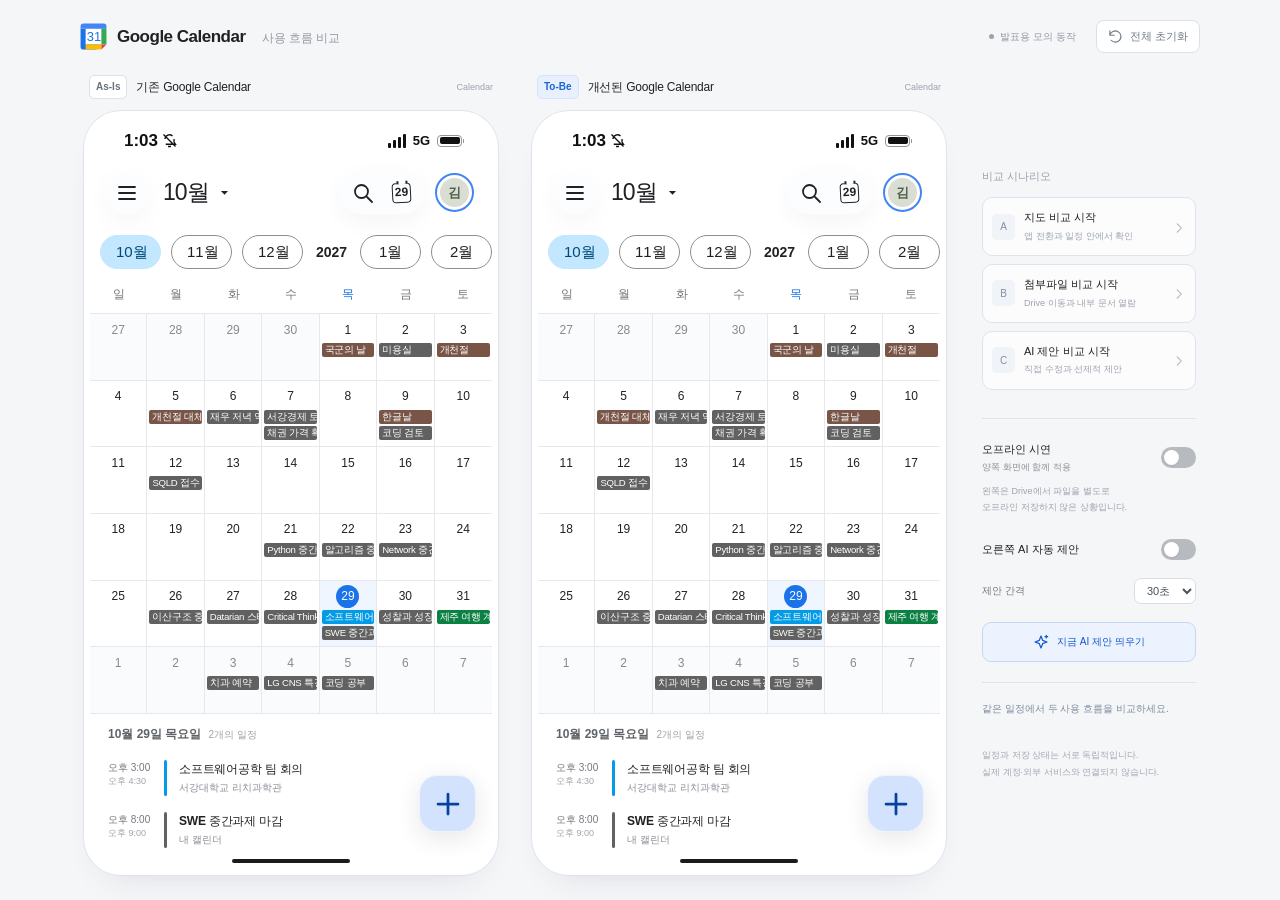
<file: index.html>
<!doctype html>
<html lang="ko">
  <head>
    <meta charset="utf-8" />
    <meta name="viewport" content="width=device-width, initial-scale=1" />
    <meta name="theme-color" content="#f5f6f8" />
    <meta
      name="description"
      content="Google Calendar As-Is / To-Be 좌우 비교 발표 프로토타입"
    />
    <title>Google Calendar · As-Is / To-Be 비교</title>
    <link rel="icon" href="./assets/calendar.svg" type="image/svg+xml" />
    <link rel="stylesheet" href="./css/styles.css" />
    <link rel="stylesheet" href="./css/comparison.css" />
    <script defer src="./js/icons.js"></script>
    <script defer src="./js/comparison.js"></script>
  </head>
  <body class="comparison-page">
    <header class="comparison-header">
      <div class="comparison-brand">
        <img src="./assets/calendar.svg" width="27" height="27" alt="" />
        <h1>Google Calendar <span>사용 흐름 비교</span></h1>
      </div>
      <span class="simulation-label"><i></i> 발표용 모의 동작</span>
      <button id="reset-demo" class="reset-button">
        <span data-icon="reset"></span>전체 초기화
      </button>
    </header>
    <main class="comparison-layout">
      <section class="phone-column" aria-labelledby="asis-heading">
        <header class="phone-heading">
          <span class="mode-tag">As-Is</span>
          <h2 id="asis-heading">기존 Google Calendar</h2>
          <span class="app-location" id="asis-location">Calendar</span>
        </header>
        <div class="phone-shell">
          <iframe
            id="asis-frame"
            name="asis"
            src="./phone.html?mode=asis"
            title="As-Is 기존 Google Calendar"
            loading="eager"
          ></iframe>
        </div>
      </section>
      <section class="phone-column tobe-column" aria-labelledby="tobe-heading">
        <header class="phone-heading">
          <span class="mode-tag improved-tag">To-Be</span>
          <h2 id="tobe-heading">개선된 Google Calendar</h2>
          <span class="app-location" id="tobe-location">Calendar</span>
        </header>
        <div class="phone-shell">
          <iframe
            id="tobe-frame"
            name="tobe"
            src="./phone.html?mode=tobe"
            title="To-Be 개선된 Google Calendar"
            loading="eager"
          ></iframe>
        </div>
      </section>
      <aside class="comparison-controls" aria-label="공통 발표 제어">
        <div class="scenario-group">
          <p class="panel-heading">비교 시나리오</p>
          <button class="scenario-button" data-scenario="map">
            <span class="scenario-letter">A</span
            ><span>지도 비교 시작<small>앱 전환과 일정 안에서 확인</small></span
            ><span data-icon="chevron"></span>
          </button>
          <button class="scenario-button" data-scenario="attachment">
            <span class="scenario-letter">B</span
            ><span
              >첨부파일 비교 시작<small
                >Drive 이동과 내부 문서 열람</small
              ></span
            ><span data-icon="chevron"></span>
          </button>
          <button class="scenario-button" data-scenario="ai">
            <span class="scenario-letter">C</span
            ><span>AI 제안 비교 시작<small>직접 수정과 선제적 제안</small></span
            ><span data-icon="chevron"></span>
          </button>
        </div>
        <div class="settings-group">
          <label class="control-row"
            ><span>오프라인 시연<small>양쪽 화면에 함께 적용</small></span
            ><span class="switch"
              ><input
                id="offline-toggle"
                type="checkbox"
                aria-label="공통 오프라인 시연" /><span></span></span
          ></label>
          <p class="offline-scenario-note">
            왼쪽은 Drive에서 파일을 별도로<br />오프라인 저장하지 않은
            상황입니다.
          </p>
          <label class="control-row"
            ><span>오른쪽 AI 자동 제안</span
            ><span class="switch"
              ><input
                id="auto-toggle"
                type="checkbox"
                aria-label="오른쪽 AI 자동 제안" /><span></span></span
          ></label>
          <label class="interval-label" for="suggestion-interval"
            >제안 간격<select id="suggestion-interval">
              <option value="15">15초</option>
              <option value="30" selected>30초</option>
              <option value="60">60초</option>
              <option value="90">90초</option>
            </select></label
          >
          <button id="suggest-now" class="control-button primary-outline">
            <span data-icon="sparkles"></span>지금 AI 제안 띄우기
          </button>
        </div>
        <p
          id="comparison-status"
          class="comparison-status"
          role="status"
          aria-live="polite"
        >
          같은 일정에서 두 사용 흐름을 비교하세요.
        </p>
        <p class="controls-note">
          일정과 저장 상태는 서로 독립적입니다.<br />실제 계정·외부 서비스와
          연결되지 않습니다.
        </p>
      </aside>
    </main>
  </body>
</html>
</file>
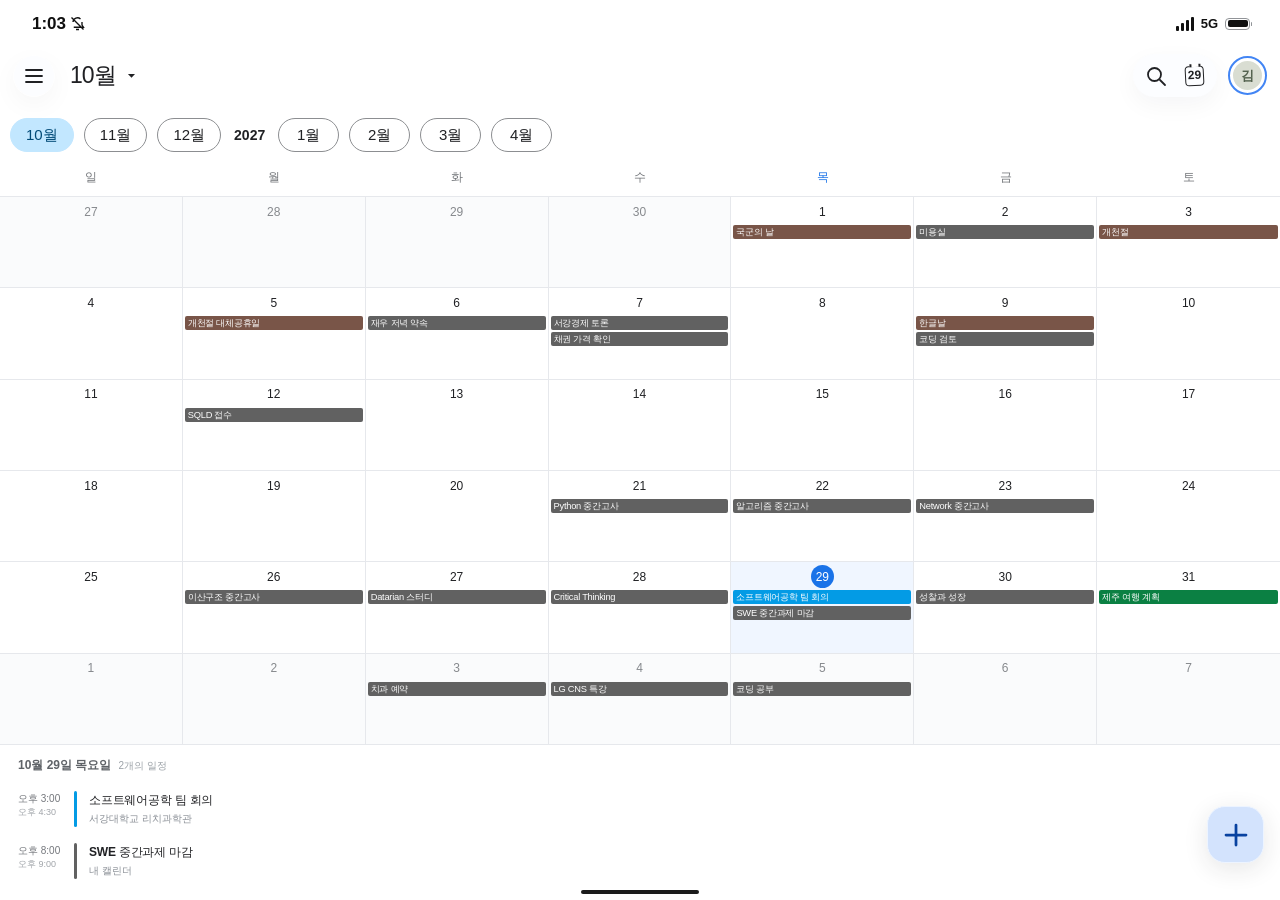
<file: phone.html>
<!doctype html>
<html lang="ko">
  <head>
    <meta charset="utf-8" />
    <meta
      name="viewport"
      content="width=device-width, initial-scale=1, viewport-fit=cover"
    />
    <meta name="theme-color" content="#ffffff" />
    <meta
      name="description"
      content="소프트웨어공학 수업 발표용 Google Calendar 개선 프로토타입. 모든 데이터는 브라우저 안에서만 동작합니다."
    />
    <title>Google Calendar</title>
    <link rel="icon" href="./assets/calendar.svg" type="image/svg+xml" />
    <link rel="stylesheet" href="./css/styles.css" />
    <link rel="stylesheet" href="./css/embedded.css" />
    <script defer src="./js/icons.js"></script>
    <script defer src="./js/data.js"></script>
    <script defer src="./js/map.js"></script>
    <script defer src="./js/app.js"></script>
  </head>
  <body class="embedded">
    <section class="device" aria-label="Google Calendar 모바일 프로토타입">
      <div class="status-bar" aria-hidden="true">
        <span class="status-time"
          >1:03
          <svg viewBox="0 0 20 20">
            <path d="M4 8a6 6 0 0 1 10-4M16 8v4l2 3H5M8 18h4M2 2l16 16" /></svg
        ></span>
        <span class="status-right"
          ><span class="signal"><i></i><i></i><i></i><i></i></span><b>5G</b
          ><span class="battery"></span
        ></span>
      </div>
      <div id="app" class="app"></div>
      <div id="overlay" class="overlay-root"></div>
      <div id="toast" class="toast" role="status" aria-live="polite"></div>
      <div class="home-indicator" aria-hidden="true"></div>
    </section>
  </body>
</html>
</file>
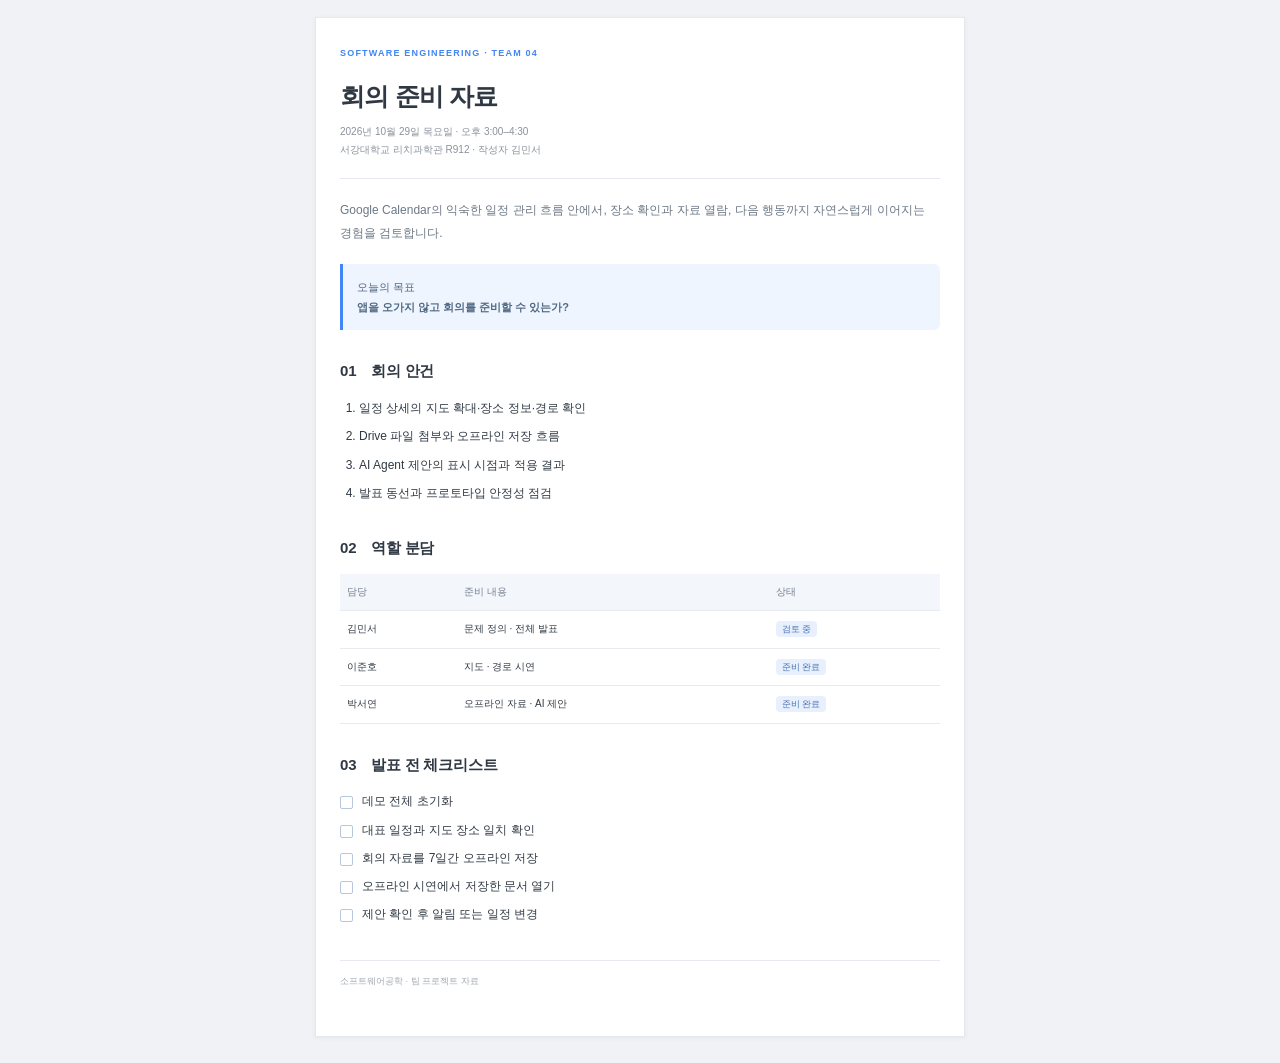
<file: documents/meeting.html>
<!doctype html>
<html lang="ko">
  <head>
    <meta charset="utf-8" />
    <meta name="viewport" content="width=device-width,initial-scale=1" />
    <title>회의 준비 자료</title>
    <link rel="stylesheet" href="./document.css" />
  </head>
  <body>
    <article class="paper">
      <p class="eyebrow">SOFTWARE ENGINEERING · TEAM 04</p>
      <h1>회의 준비 자료</h1>
      <p class="meta">
        2026년 10월 29일 목요일 · 오후 3:00–4:30<br />서강대학교 리치과학관 R912
        · 작성자 김민서
      </p>
      <p class="intro">
        Google Calendar의 익숙한 일정 관리 흐름 안에서, 장소 확인과 자료 열람,
        다음 행동까지 자연스럽게 이어지는 경험을 검토합니다.
      </p>
      <div class="callout">
        오늘의 목표<br /><strong
          >앱을 오가지 않고 회의를 준비할 수 있는가?</strong
        >
      </div>
      <h2>01　회의 안건</h2>
      <ol>
        <li>일정 상세의 지도 확대·장소 정보·경로 확인</li>
        <li>Drive 파일 첨부와 오프라인 저장 흐름</li>
        <li>AI Agent 제안의 표시 시점과 적용 결과</li>
        <li>발표 동선과 프로토타입 안정성 점검</li>
      </ol>
      <h2>02　역할 분담</h2>
      <table>
        <thead>
          <tr>
            <th>담당</th>
            <th>준비 내용</th>
            <th>상태</th>
          </tr>
        </thead>
        <tbody>
          <tr>
            <td>김민서</td>
            <td>문제 정의 · 전체 발표</td>
            <td><span class="tag">검토 중</span></td>
          </tr>
          <tr>
            <td>이준호</td>
            <td>지도 · 경로 시연</td>
            <td><span class="tag">준비 완료</span></td>
          </tr>
          <tr>
            <td>박서연</td>
            <td>오프라인 자료 · AI 제안</td>
            <td><span class="tag">준비 완료</span></td>
          </tr>
        </tbody>
      </table>
      <h2>03　발표 전 체크리스트</h2>
      <ul class="checklist">
        <li>데모 전체 초기화</li>
        <li>대표 일정과 지도 장소 일치 확인</li>
        <li>회의 자료를 7일간 오프라인 저장</li>
        <li>오프라인 시연에서 저장한 문서 열기</li>
        <li>제안 확인 후 알림 또는 일정 변경</li>
      </ul>
      <p class="footer">소프트웨어공학 · 팀 프로젝트 자료</p>
    </article>
  </body>
</html>
</file>
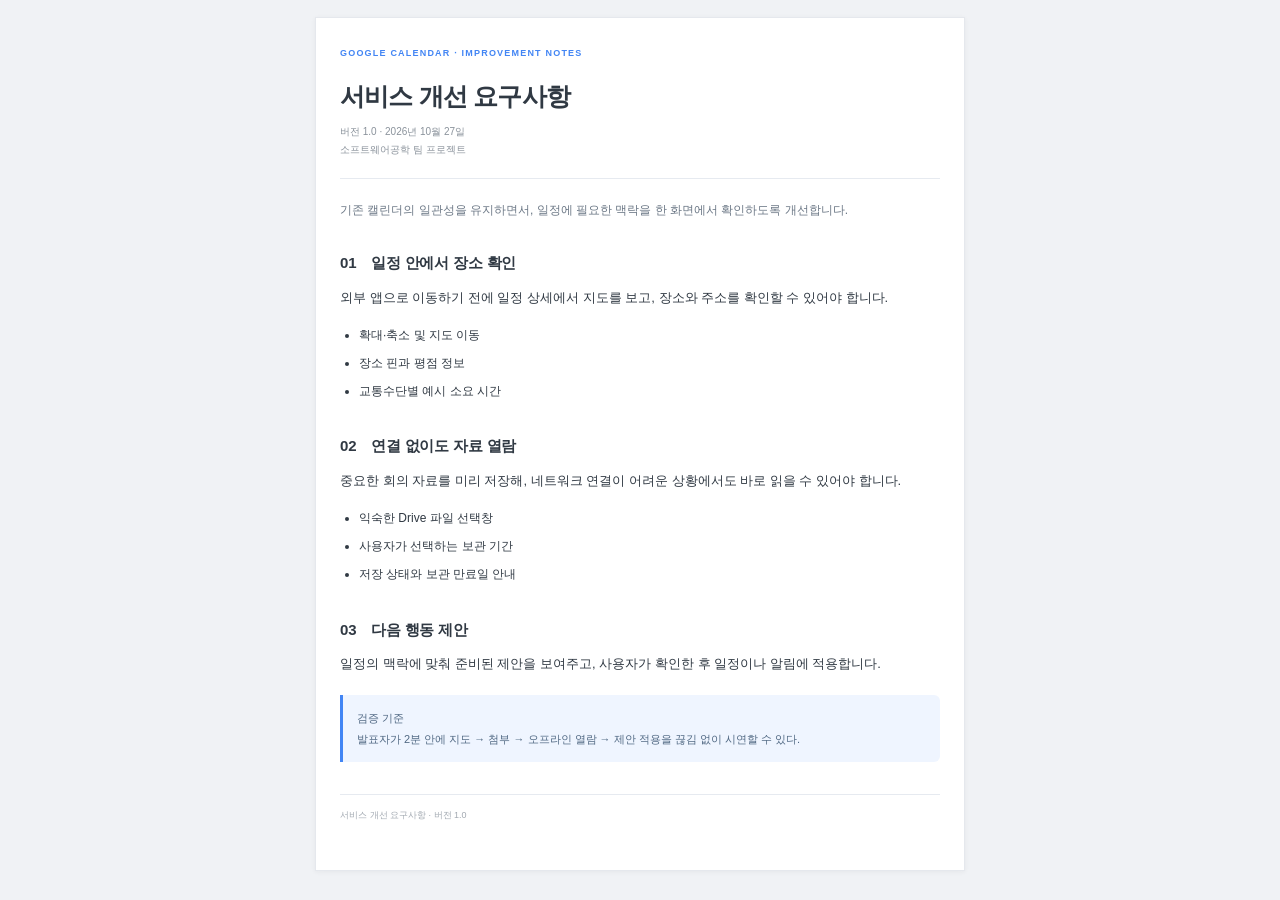
<file: documents/requirements.html>
<!doctype html>
<html lang="ko">
  <head>
    <meta charset="utf-8" />
    <meta name="viewport" content="width=device-width,initial-scale=1" />
    <title>서비스 개선 요구사항</title>
    <link rel="stylesheet" href="./document.css" />
  </head>
  <body>
    <article class="paper">
      <p class="eyebrow">GOOGLE CALENDAR · IMPROVEMENT NOTES</p>
      <h1>서비스 개선 요구사항</h1>
      <p class="meta">
        버전 1.0 · 2026년 10월 27일<br />소프트웨어공학 팀 프로젝트
      </p>
      <p class="intro">
        기존 캘린더의 일관성을 유지하면서, 일정에 필요한 맥락을 한 화면에서
        확인하도록 개선합니다.
      </p>
      <h2>01　일정 안에서 장소 확인</h2>
      <p>
        외부 앱으로 이동하기 전에 일정 상세에서 지도를 보고, 장소와 주소를
        확인할 수 있어야 합니다.
      </p>
      <ul>
        <li>확대·축소 및 지도 이동</li>
        <li>장소 핀과 평점 정보</li>
        <li>교통수단별 예시 소요 시간</li>
      </ul>
      <h2>02　연결 없이도 자료 열람</h2>
      <p>
        중요한 회의 자료를 미리 저장해, 네트워크 연결이 어려운 상황에서도 바로
        읽을 수 있어야 합니다.
      </p>
      <ul>
        <li>익숙한 Drive 파일 선택창</li>
        <li>사용자가 선택하는 보관 기간</li>
        <li>저장 상태와 보관 만료일 안내</li>
      </ul>
      <h2>03　다음 행동 제안</h2>
      <p>
        일정의 맥락에 맞춰 준비된 제안을 보여주고, 사용자가 확인한 후 일정이나
        알림에 적용합니다.
      </p>
      <div class="callout">
        검증 기준<br />발표자가 2분 안에 지도 → 첨부 → 오프라인 열람 → 제안
        적용을 끊김 없이 시연할 수 있다.
      </div>
      <p class="footer">서비스 개선 요구사항 · 버전 1.0</p>
    </article>
  </body>
</html>
</file>
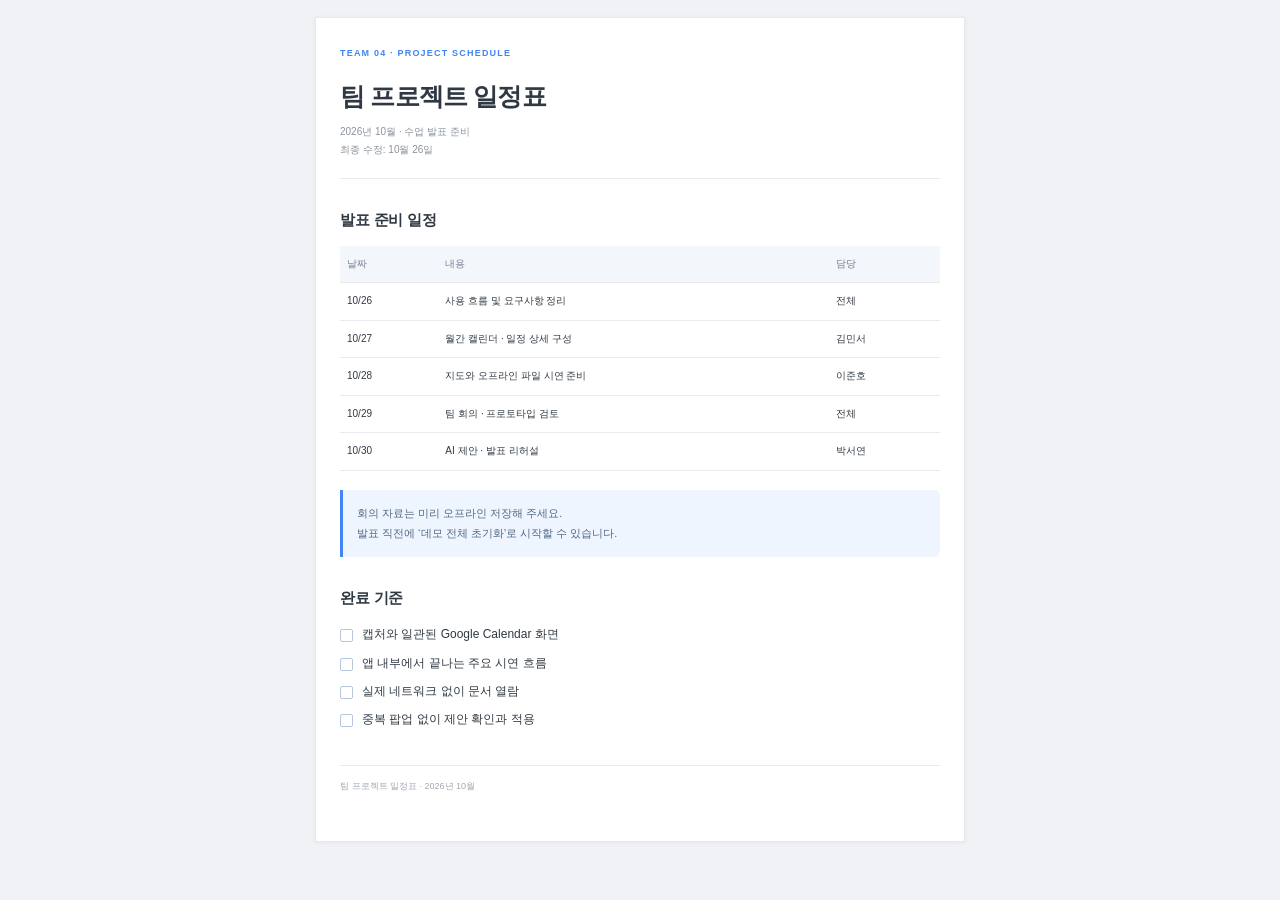
<file: documents/schedule.html>
<!doctype html>
<html lang="ko">
  <head>
    <meta charset="utf-8" />
    <meta name="viewport" content="width=device-width,initial-scale=1" />
    <title>팀 프로젝트 일정표</title>
    <link rel="stylesheet" href="./document.css" />
  </head>
  <body>
    <article class="paper">
      <p class="eyebrow">TEAM 04 · PROJECT SCHEDULE</p>
      <h1>팀 프로젝트 일정표</h1>
      <p class="meta">2026년 10월 · 수업 발표 준비<br />최종 수정: 10월 26일</p>
      <h2>발표 준비 일정</h2>
      <table>
        <thead>
          <tr>
            <th>날짜</th>
            <th>내용</th>
            <th>담당</th>
          </tr>
        </thead>
        <tbody>
          <tr>
            <td>10/26</td>
            <td>사용 흐름 및 요구사항 정리</td>
            <td>전체</td>
          </tr>
          <tr>
            <td>10/27</td>
            <td>월간 캘린더 · 일정 상세 구성</td>
            <td>김민서</td>
          </tr>
          <tr>
            <td>10/28</td>
            <td>지도와 오프라인 파일 시연 준비</td>
            <td>이준호</td>
          </tr>
          <tr>
            <td>10/29</td>
            <td>팀 회의 · 프로토타입 검토</td>
            <td>전체</td>
          </tr>
          <tr>
            <td>10/30</td>
            <td>AI 제안 · 발표 리허설</td>
            <td>박서연</td>
          </tr>
        </tbody>
      </table>
      <div class="callout">
        회의 자료는 미리 오프라인 저장해 주세요.<br />발표 직전에 ‘데모 전체
        초기화’로 시작할 수 있습니다.
      </div>
      <h2>완료 기준</h2>
      <ul class="checklist">
        <li>캡처와 일관된 Google Calendar 화면</li>
        <li>앱 내부에서 끝나는 주요 시연 흐름</li>
        <li>실제 네트워크 없이 문서 열람</li>
        <li>중복 팝업 없이 제안 확인과 적용</li>
      </ul>
      <p class="footer">팀 프로젝트 일정표 · 2026년 10월</p>
    </article>
  </body>
</html>
</file>
<file: css/styles.css>
/* 캡처에 맞춰 조정할 주요 값: phone-width, 기본 글꼴, header 높이, month row 높이. */
:root {
  --blue: #0b57d0;
  --google-blue: #1a73e8;
  --text: #202124;
  --muted: #606469;
  --line: #e6e8ec;
  --surface: #edf3f9;
  --soft-blue: #d3e3fd;
  --phone-width: 414px;
  --font:
    -apple-system, BlinkMacSystemFont, "Apple SD Gothic Neo", "Noto Sans KR",
    "Malgun Gothic", Arial, sans-serif;
}
* {
  box-sizing: border-box;
}
body {
  margin: 0;
  background: #f5f6f8;
  color: var(--text);
  font-family: var(--font);
  font-size: 14px;
  -webkit-font-smoothing: antialiased;
}
button,
input,
select,
textarea {
  font: inherit;
}
button {
  cursor: pointer;
  color: inherit;
  -webkit-tap-highlight-color: transparent;
}
button:disabled {
  cursor: default;
  opacity: 0.45;
}
button,
input,
select,
textarea {
  outline-offset: 4px;
}
button:focus-visible,
input:focus-visible,
select:focus-visible,
textarea:focus-visible {
  outline: 2px solid var(--google-blue);
}
button {
  border: 0;
  background: none;
}
button .icon {
  pointer-events: none;
}
a {
  color: var(--blue);
}
h1,
h2,
h3,
p {
  margin: 0;
}
button,
select {
  touch-action: manipulation;
}
.icon {
  width: 24px;
  height: 24px;
  flex-shrink: 0;
  vertical-align: middle;
}
.file-icon {
  width: 25px;
  height: 30px;
  flex-shrink: 0;
}
.stage {
  display: grid;
  grid-template-columns: minmax(0, 240px) var(--phone-width) minmax(0, 240px);
  gap: 36px;
  justify-content: center;
  align-items: center;
  min-height: 100svh;
  padding: 24px;
}
.device {
  position: relative;
  width: 100%;
  height: min(896px, calc(100svh - 48px));
  min-height: 660px;
  border: 7px solid #fff;
  border-radius: 43px;
  overflow: hidden;
  background: #fff;
  box-shadow:
    0 0 0 1px #e2e5e9,
    0 24px 64px -24px #20212430,
    0 4px 16px #20212408;
  isolation: isolate;
}
.status-bar {
  height: 43px;
  display: flex;
  align-items: center;
  justify-content: space-between;
  padding: 4px 28px 0 32px;
  background: #fff;
  font-size: 17px;
  font-weight: 650;
  position: relative;
  z-index: 5;
  color: #111;
}
.status-time {
  display: flex;
  align-items: center;
  gap: 4px;
}
.status-time svg {
  width: 15px;
  height: 15px;
  stroke: currentColor;
  fill: none;
  stroke-width: 1.8;
}
.status-right {
  display: flex;
  align-items: center;
  gap: 7px;
}
.status-right b {
  font-size: 13px;
  font-weight: 600;
}
.signal {
  display: flex;
  align-items: flex-end;
  gap: 2px;
  height: 14px;
}
.signal i {
  width: 3px;
  border-radius: 1px;
  background: #111;
}
.signal i:nth-child(1) {
  height: 5px;
}
.signal i:nth-child(2) {
  height: 8px;
}
.signal i:nth-child(3) {
  height: 11px;
}
.signal i:nth-child(4) {
  height: 14px;
}
.battery {
  width: 25px;
  height: 12px;
  border: 1.5px solid #919498;
  border-radius: 4px;
  position: relative;
  margin-right: 2px;
}
.battery:before {
  content: "";
  position: absolute;
  inset: 1.5px;
  background: #111;
  border-radius: 2px;
}
.battery:after {
  content: "";
  position: absolute;
  right: -3px;
  top: 3px;
  width: 1.5px;
  height: 4px;
  border-radius: 1px;
  background: #919498;
}
.app {
  height: calc(100% - 43px);
  position: relative;
  overflow: hidden;
}
.home-indicator {
  position: absolute;
  bottom: 6px;
  width: 118px;
  height: 4px;
  left: 50%;
  transform: translateX(-50%);
  background: #1b1b1b;
  border-radius: 4px;
  z-index: 25;
  pointer-events: none;
}
.device:has(.detail-screen) .status-bar {
  background: var(--surface);
}
.presenter {
  font-size: 12px;
  align-self: center;
  max-width: 240px;
  padding-left: 4px;
}
.presenter-brand {
  display: flex;
  align-items: center;
  gap: 10px;
  font-size: 15px;
  letter-spacing: -0.25px;
  font-weight: 550;
}
.presenter-brand small {
  display: block;
  color: #7b7f84;
  font-size: 11px;
  font-weight: 400;
  margin-top: 4px;
}
.demo-label {
  display: flex;
  align-items: center;
  gap: 6px;
  font-size: 10px;
  color: #747980;
  margin: 19px 0 30px;
}
.demo-label > span {
  height: 5px;
  width: 5px;
  background: #7a8491;
  border-radius: 50%;
}
.control-group {
  padding-bottom: 19px;
  margin-bottom: 19px;
  border-bottom: 1px solid #dfe3e8;
}
.control-heading {
  font-size: 11px;
  color: #9398a0;
  margin-bottom: 17px;
  font-weight: 600;
  letter-spacing: 0.3px;
}
.control-row {
  display: flex;
  align-items: center;
  justify-content: space-between;
  gap: 10px;
  margin-bottom: 20px;
  cursor: pointer;
  font-size: 12px;
}
.control-row small {
  display: block;
  font-size: 10px;
  color: #8a9097;
  line-height: 1.5;
  margin-top: 4px;
}
.switch {
  position: relative;
  display: inline-flex;
  width: 35px;
  height: 21px;
  flex-shrink: 0;
  vertical-align: middle;
}
.switch input {
  position: absolute;
  opacity: 0;
  width: 100%;
  height: 100%;
  margin: 0;
  z-index: 2;
  cursor: pointer;
}
.switch > span {
  width: 100%;
  height: 100%;
  border-radius: 15px;
  background: #b7babf;
  transition: background 0.15s;
}
.switch > span:after {
  content: "";
  position: absolute;
  left: 3px;
  top: 3px;
  width: 15px;
  height: 15px;
  background: white;
  border-radius: 50%;
  transition: transform 0.15s;
  box-shadow: 0 1px 2px #0001;
}
.switch input:checked + span {
  background: #1a73e8;
}
.switch input:checked + span:after {
  transform: translateX(14px);
}
.switch input:focus-visible + span {
  outline: 2px solid var(--google-blue);
  outline-offset: 3px;
}
.interval-label {
  display: flex;
  justify-content: space-between;
  align-items: center;
  font-size: 11px;
  color: #72777f;
  margin: 0 0 18px;
}
.interval-label select {
  border: 1px solid #d9dee5;
  border-radius: 7px;
  background: #fff;
  padding: 5px 8px;
  color: #4b515a;
  font-size: 11px;
}
.control-button {
  display: flex;
  align-items: center;
  justify-content: center;
  gap: 8px;
  width: 100%;
  padding: 11px 7px;
  border: 1px solid #dce1e8;
  border-radius: 9px;
  font-size: 11px;
  font-weight: 500;
  background: #ffffffa0;
  transition: background 0.15s;
}
.control-button:hover {
  background: #edf1f7;
}
.control-button .icon {
  width: 16px;
  height: 16px;
}
.primary-outline {
  color: var(--blue);
  border-color: #c6d7ef;
  background: #edf3fe;
}
.quiet {
  border-color: transparent;
  background: none;
  color: #797f87;
  margin-top: 8px;
}
.presenter-note {
  font-size: 10px;
  color: #9398a0;
  line-height: 1.9;
}
.keyboard-note {
  color: #a1a5ab;
  font-size: 10px;
  margin-top: 24px;
}
kbd {
  font: 9px var(--font);
  border: 1px solid #d8dce2;
  border-radius: 3px;
  padding: 2px 4px;
  margin-right: 4px;
}
.calendar-screen {
  height: 100%;
  display: flex;
  flex-direction: column;
  animation: fade-in 0.2s;
}
.app-header {
  display: flex;
  align-items: center;
  justify-content: space-between;
  padding: 9px 13px 10px;
  gap: 9px;
  min-height: 66px;
  flex-shrink: 0;
}
.icon-button {
  display: inline-flex;
  align-items: center;
  justify-content: center;
  width: 42px;
  height: 42px;
  border-radius: 50%;
  flex-shrink: 0;
}
.icon-button:hover {
  background: #f1f4f8;
}
.glass-button {
  background: #fcfdff;
  border: 1px solid #fff;
  box-shadow: 0 8px 27px #2021240a;
}
.header-left {
  display: flex;
  align-items: center;
  gap: 15px;
}
.month-title {
  display: flex;
  align-items: center;
  gap: 7px;
  font-size: 23px;
  white-space: nowrap;
  padding: 8px 0;
  letter-spacing: -1px;
}
.month-title .icon {
  width: 17px;
  height: 17px;
  fill: currentColor;
  stroke: none;
}
.header-tools {
  display: flex;
  align-items: center;
  gap: 11px;
}
.header-pill {
  display: flex;
  align-items: center;
  background: #fcfdff;
  border-radius: 24px;
  box-shadow: 0 8px 24px #2021240b;
  padding: 0 3px;
  height: 43px;
}
.header-pill .icon-button {
  width: 39px;
  height: 39px;
}
.today-icon {
  border: 1.8px solid currentColor;
  border-radius: 4px;
  font-size: 12px;
  font-weight: 650;
  line-height: 17px;
  width: 19px;
  height: 20px;
  display: block;
  position: relative;
  transform: rotate(-3deg);
}
.today-icon:before {
  content: "";
  position: absolute;
  top: -3px;
  left: 4px;
  width: 7px;
  height: 3px;
  border-left: 2px solid currentColor;
  border-right: 2px solid currentColor;
  background: #fff;
}
.avatar {
  width: 39px;
  height: 39px;
  padding: 3px;
  border: 2px solid #4285f4;
  border-radius: 50%;
  display: flex;
  align-items: center;
  justify-content: center;
  background: white;
}
.avatar-inner {
  width: 100%;
  height: 100%;
  border-radius: 50%;
  background: #d9ddd2;
  color: #52604d;
  font-size: 13px;
  font-weight: 600;
  display: grid;
  place-items: center;
}
.month-strip {
  display: flex;
  gap: 10px;
  padding: 9px 10px 15px;
  align-items: center;
  overflow: auto;
  flex-shrink: 0;
  scrollbar-width: none;
  min-height: 57px;
}
.month-strip::-webkit-scrollbar {
  display: none;
}
.month-chip {
  border: 1px solid #8c8e91;
  border-radius: 22px;
  padding: 6px 15px;
  white-space: nowrap;
  font-size: 15px;
  min-width: 61px;
  height: 34px;
  font-weight: 500;
}
.month-chip.active {
  background: #c2e7ff;
  color: #004a77;
  border-color: #c2e7ff;
}
.month-year {
  font-size: 14px;
  font-weight: 650;
  padding: 0 3px;
  white-space: nowrap;
}
.weekdays {
  display: grid;
  grid-template-columns: repeat(7, 1fr);
  padding-bottom: 8px;
  color: #74777b;
  font-size: 12px;
  flex-shrink: 0;
  text-align: center;
  height: 29px;
  align-items: center;
}
.weekdays .today-week {
  color: #1a73e8;
}
.month-grid {
  display: grid;
  grid-template-columns: repeat(7, minmax(0, 1fr));
  grid-template-rows: repeat(6, minmax(0, 1fr));
  flex: 1;
  min-height: 330px;
  border-top: 1px solid var(--line);
}
.calendar-cell {
  min-width: 0;
  border-right: 1px solid var(--line);
  border-bottom: 1px solid var(--line);
  position: relative;
  padding: 3px 2px 3px;
  overflow: hidden;
  cursor: pointer;
  background: #fff;
  outline-offset: -3px;
}
.calendar-cell:nth-child(7n) {
  border-right: 0;
}
.calendar-cell:hover {
  background: #f7faff;
}
.calendar-cell.is-selected {
  background: #f0f6ff;
}
.calendar-cell.outside {
  background: #fafbfc;
}
.day-number {
  font-size: 12px;
  width: 23px;
  height: 23px;
  border-radius: 50%;
  display: grid;
  place-items: center;
  margin: 0 auto 2px;
  font-weight: 450;
}
.outside .day-number {
  color: #86898d;
}
.is-today .day-number {
  background: #1a73e8;
  color: white;
}
.is-selected:not(.is-today) .day-number {
  background: #d3e3fd;
  color: #0842a0;
  font-weight: 600;
}
.month-event {
  display: block;
  width: 100%;
  font-size: 9.3px;
  line-height: 14px;
  min-height: 14px;
  max-height: 28px;
  text-align: left;
  border-radius: 2px;
  overflow: hidden;
  white-space: nowrap;
  text-overflow: clip;
  color: white;
  padding: 0 3px;
  margin: 2px 0 0;
  letter-spacing: -0.25px;
}
.month-event:hover {
  filter: brightness(0.9);
}
.event-overflow {
  font-size: 9px;
  color: #5f6368;
  padding: 2px 1px;
  display: block;
}
.agenda {
  flex-shrink: 0;
  padding: 12px 18px 19px;
  min-height: 141px;
  max-height: 185px;
  overflow: auto;
  background: #fff;
  position: relative;
}
.agenda-heading {
  display: flex;
  align-items: center;
  gap: 7px;
  font-size: 12px;
  margin-bottom: 9px;
  font-weight: 600;
  color: #5f6368;
}
.agenda-heading span {
  font-size: 10px;
  font-weight: 400;
  color: #9aa0a6;
}
.agenda-event {
  display: flex;
  align-items: flex-start;
  text-align: left;
  gap: 12px;
  width: 100%;
  padding: 8px 58px 8px 0;
  position: relative;
}
.event-time {
  font-size: 10px;
  width: 42px;
  flex-shrink: 0;
  line-height: 1.5;
  color: #74777c;
}
.event-time small {
  font-size: 9px;
  display: block;
  color: #a1a5aa;
}
.agenda-color {
  width: 3px;
  align-self: stretch;
  min-height: 32px;
  border-radius: 3px;
  flex-shrink: 0;
}
.agenda-event h3 {
  font-size: 12px;
  font-weight: 550;
  line-height: 1.6;
  letter-spacing: -0.2px;
}
.agenda-event p {
  font-size: 10px;
  color: #888d94;
  line-height: 1.6;
  margin-top: 1px;
}
.agenda-event:hover h3 {
  color: var(--blue);
}
.empty-agenda {
  padding: 15px 0;
  font-size: 12px;
  color: #9aa0a6;
}
.fab {
  position: absolute;
  right: 16px;
  bottom: 37px;
  width: 57px;
  height: 57px;
  background: #d3e3fd;
  color: #0842a0;
  border-radius: 18px;
  box-shadow: 0 6px 24px #2021241c;
  z-index: 3;
  border: 1px solid #edf4ff;
}
.fab .icon {
  width: 30px;
  height: 30px;
  stroke-width: 2.2;
}
.fab:hover {
  background: #c2d9fc;
}
.detail-screen {
  height: 100%;
  background: var(--surface);
  overflow: auto;
  overscroll-behavior: contain;
  animation: slide-in 0.22s ease-out;
  scrollbar-width: thin;
  scrollbar-color: #cbd0d6 transparent;
}
.detail-hero {
  height: 137px;
  position: relative;
  padding: 12px 15px;
}
.detail-topbar {
  display: flex;
  justify-content: space-between;
  align-items: center;
}
.detail-topbar .icon-button {
  width: 44px;
  height: 44px;
  color: #202124;
}
.action-pill {
  display: flex;
  border-radius: 30px;
  padding: 1px 4px;
  background: #fafdff;
  box-shadow: 0 8px 24px #20212407;
}
.detail-card {
  position: relative;
  background: #fff;
  border-radius: 24px 24px 0 0;
  padding: 20px 20px 36px;
  min-height: calc(100% - 137px);
}
.detail-row {
  display: grid;
  grid-template-columns: 30px minmax(0, 1fr);
  gap: 15px;
  margin-bottom: 24px;
  align-items: start;
}
.detail-row > .icon {
  color: #666c70;
  width: 23px;
  height: 23px;
  margin-top: 2px;
}
.event-color-square {
  width: 16px;
  height: 16px;
  border-radius: 4px;
  margin: 7px 0 0 4px;
}
.detail-title {
  font-size: 24px;
  font-weight: 450;
  line-height: 1.4;
  letter-spacing: -0.7px;
  overflow-wrap: anywhere;
}
.detail-date {
  font-size: 14px;
  line-height: 1.7;
  margin-top: 9px;
  letter-spacing: -0.2px;
}
.location-name {
  font-size: 16px;
  line-height: 1.55;
  letter-spacing: -0.3px;
}
.secondary {
  font-size: 12px;
  color: #73777c;
  line-height: 1.6;
  margin-top: 4px;
}
.detail-row-title {
  font-size: 15px;
  line-height: 1.5;
}
.detail-description {
  font-size: 13px;
  line-height: 1.9;
  white-space: pre-line;
  color: #4e5358;
}
.location-row {
  margin-bottom: 20px;
}
.map-wrap {
  margin: 13px 0 0;
  position: relative;
}
.map-viewport {
  height: 209px;
  overflow: hidden;
  border: 1px solid #e0e4e7;
  border-radius: 13px;
  position: relative;
  background: #e9e8e3;
  touch-action: none;
  cursor: grab;
}
.map-viewport:active {
  cursor: grabbing;
}
.map-world {
  position: absolute;
  width: 800px;
  height: 600px;
  left: 50%;
  top: 50%;
  will-change: transform;
  transform-origin: center;
  user-select: none;
}
.map-svg {
  display: block;
  width: 800px;
  height: 600px;
  pointer-events: none;
}
.map-pin {
  position: absolute;
  left: 420px;
  top: 278px;
  transform: translate(-50%, -100%);
  width: 34px;
  height: 43px;
  padding: 0;
  filter: drop-shadow(0 2px 1px #0003);
  z-index: 2;
}
.map-pin svg {
  width: 100%;
  height: 100%;
}
.map-controls {
  position: absolute;
  right: 9px;
  bottom: 28px;
  display: flex;
  flex-direction: column;
  box-shadow: 0 1px 5px #0002;
  border-radius: 5px;
  overflow: hidden;
  background: white;
}
.map-controls button {
  width: 29px;
  height: 30px;
  background: #fff;
  display: grid;
  place-items: center;
}
.map-controls button + button {
  border-top: 1px solid #e6e6e6;
}
.map-controls .icon {
  width: 18px;
  height: 18px;
}
.map-controls button:hover {
  background: #f0f3f5;
}
.map-recenter {
  position: absolute;
  left: 9px;
  bottom: 28px;
  width: 30px;
  height: 30px;
  border-radius: 5px;
  background: white;
  box-shadow: 0 1px 5px #0002;
  display: grid;
  place-items: center;
  color: #60666c;
}
.map-recenter .icon {
  width: 18px;
  height: 18px;
}
.map-wordmark {
  position: absolute;
  bottom: 5px;
  left: 8px;
  font-size: 15px;
  letter-spacing: -0.8px;
  font-weight: 600;
  color: #68757d;
  text-shadow:
    1px 1px white,
    -1px -1px white;
  pointer-events: none;
}
.map-disclaimer {
  position: absolute;
  bottom: 6px;
  right: 7px;
  color: #686f72;
  font-size: 7px;
  padding: 1px 3px;
  background: #ffffffc9;
  pointer-events: none;
}
.map-actions {
  display: flex;
  justify-content: space-between;
  align-items: center;
  gap: 5px;
  margin-top: 10px;
}
.text-button {
  display: inline-flex;
  align-items: center;
  justify-content: center;
  gap: 6px;
  font-weight: 550;
  color: var(--blue);
  font-size: 12px;
  border-radius: 20px;
  padding: 8px 12px;
  white-space: nowrap;
}
.text-button:hover {
  background: #edf3ff;
}
.text-button .icon {
  width: 16px;
  height: 16px;
}
.outlined-button {
  border: 1px solid #d7dce4;
  background: white;
}
.map-hint {
  font-size: 9px;
  color: #92979c;
  line-height: 1.6;
}
.place-card {
  margin-top: 10px;
  border: 1px solid #e0e3e7;
  padding: 13px;
  border-radius: 12px;
  animation: fade-in 0.15s;
}
.place-card-head {
  display: flex;
  justify-content: space-between;
  gap: 6px;
}
.place-card h3 {
  font-size: 14px;
  font-weight: 550;
}
.place-card .icon-button {
  width: 22px;
  height: 22px;
}
.place-card .icon-button .icon {
  width: 15px;
  height: 15px;
}
.rating {
  color: #5f6368;
  font-size: 11px;
  margin-top: 5px;
}
.stars {
  color: #f9ab00;
  font-size: 12px;
  letter-spacing: 1px;
}
.place-card .secondary {
  font-size: 10px;
}
.place-review {
  padding: 9px 0 2px;
  margin-top: 8px;
  border-top: 1px solid #edf0f3;
  color: #646d78;
  font-size: 10px;
  line-height: 1.8;
}
.place-review span {
  display: block;
  color: #a0a7b0;
  font-size: 9px;
  margin-top: 3px;
}
.route-panel {
  border: 1px solid #d9e5fc;
  background: #f8faff;
  border-radius: 12px;
  padding: 12px;
  margin-top: 10px;
  animation: fade-in 0.15s;
}
.route-origin {
  font-size: 10px;
  color: #70757a;
  line-height: 1.8;
  margin-bottom: 9px;
}
.route-origin strong {
  font-weight: 500;
  color: #3c4043;
}
.transport-tabs {
  display: flex;
  gap: 5px;
}
.transport-tab {
  flex: 1;
  border-radius: 9px;
  display: flex;
  align-items: center;
  justify-content: center;
  gap: 4px;
  padding: 8px 3px;
  font-size: 10px;
  color: #69717b;
  white-space: nowrap;
}
.transport-tab .icon {
  width: 17px;
  height: 17px;
}
.transport-tab.active {
  background: #d3e3fd;
  color: #0842a0;
}
.route-result {
  font-size: 11px;
  color: #515d6a;
  line-height: 1.7;
  margin-top: 10px;
}
.route-result strong {
  color: #188038;
  font-size: 16px;
  margin-right: 5px;
}
.route-note {
  font-size: 9px;
  color: #8d959f;
  margin-top: 5px;
}
.guest-list {
  display: flex;
  gap: 7px;
  flex-wrap: wrap;
  margin-top: 8px;
}
.guest-chip {
  display: flex;
  gap: 5px;
  align-items: center;
  font-size: 11px;
  color: #5e6268;
}
.guest-avatar {
  height: 22px;
  width: 22px;
  border-radius: 50%;
  display: grid;
  place-items: center;
  background: #dce8f3;
  color: #4a6581;
  font-size: 9px;
}
.guest-chip:nth-child(2) .guest-avatar {
  background: #f5e4df;
  color: #91655a;
}
.guest-chip:nth-child(3) .guest-avatar {
  background: #e7e3f5;
  color: #77659d;
}
.meet-label {
  display: flex;
  align-items: center;
  gap: 8px;
  color: var(--blue);
  font-size: 13px;
}
.meet-badge {
  width: 23px;
  height: 20px;
  display: block;
}
.meet-code {
  font-size: 11px;
  color: #8c9297;
  margin-top: 5px;
}
.tiny-label {
  color: #9b9fa4;
  font-size: 9px;
  margin-top: 5px;
}
.attachment-section {
  margin-top: 2px;
}
.attachment-card {
  border: 1px solid #dadfe6;
  border-radius: 11px;
  margin: 10px 0;
  overflow: hidden;
  background: #fff;
}
.attachment-open {
  display: flex;
  gap: 10px;
  padding: 12px 11px;
  width: 100%;
  text-align: left;
  align-items: center;
}
.attachment-open:hover {
  background: #f8faff;
}
.attachment-info {
  flex: 1;
  min-width: 0;
}
.attachment-name {
  font-size: 12px;
  overflow: hidden;
  text-overflow: ellipsis;
  white-space: nowrap;
  font-weight: 500;
}
.attachment-meta {
  font-size: 10px;
  color: #8e949b;
  margin-top: 5px;
}
.attachment-state {
  display: flex;
  align-items: center;
  justify-content: space-between;
  border-top: 1px solid #edf0f3;
  padding: 7px 9px;
  gap: 6px;
}
.file-status {
  font-size: 9px;
  color: #8b9098;
  display: flex;
  align-items: center;
  gap: 4px;
  line-height: 1.5;
}
.file-status.saved {
  color: #188038;
}
.file-status .icon {
  width: 13px;
  height: 13px;
}
.file-settings {
  font-size: 9px;
  color: var(--blue);
  white-space: nowrap;
  padding: 4px;
}
.attachment-add {
  display: flex;
  gap: 7px;
  align-items: center;
  text-align: left;
  font-size: 12px;
  color: var(--blue);
  line-height: 1.6;
  padding: 6px 0;
}
.attachment-add .icon {
  width: 17px;
  height: 17px;
}
.calendar-owner {
  border-top: 1px solid #f0f1f3;
  padding-top: 19px;
  margin-top: 6px;
  margin-bottom: 0;
}
.calendar-owner .avatar-inner {
  width: 24px;
  height: 24px;
  font-size: 10px;
}
.offline-banner {
  display: flex;
  gap: 7px;
  align-items: center;
  padding: 8px 17px;
  background: #fef7e0;
  color: #826112;
  font-size: 10px;
  flex-shrink: 0;
}
.offline-banner .icon {
  width: 14px;
  height: 14px;
}
.overlay-root {
  position: absolute;
  inset: 43px 0 0;
  z-index: 15;
  pointer-events: none;
}
.overlay-root:not(:empty) {
  pointer-events: auto;
}
.scrim {
  position: absolute;
  inset: 0;
  background: #20212455;
  animation: fade-in 0.15s;
  display: flex;
  align-items: flex-end;
  justify-content: center;
}
.sheet {
  width: 100%;
  max-height: calc(100% - 25px);
  background: #fff;
  border-radius: 27px 27px 0 0;
  display: flex;
  flex-direction: column;
  animation: sheet-up 0.22s ease-out;
  padding-bottom: 17px;
  overflow: hidden;
  box-shadow: 0 -6px 30px #20212413;
}
.sheet-handle {
  width: 34px;
  height: 4px;
  border-radius: 4px;
  background: #dadce0;
  margin: 10px auto 5px;
  flex-shrink: 0;
}
.sheet-toolbar {
  display: flex;
  align-items: center;
  justify-content: space-between;
  gap: 8px;
  padding: 9px 17px 13px;
  flex-shrink: 0;
}
.sheet-title {
  font-size: 17px;
  font-weight: 500;
  display: flex;
  align-items: center;
  gap: 9px;
}
.sheet-title .icon {
  width: 22px;
  height: 22px;
}
.sheet-content {
  overflow: auto;
  overscroll-behavior: contain;
  padding: 4px 23px 24px;
  scrollbar-width: thin;
}
.filled-button {
  background: var(--blue);
  color: #fff;
  border: 1px solid #2a76e1;
  border-radius: 24px;
  padding: 10px 19px;
  font-size: 13px;
  font-weight: 550;
  min-height: 39px;
  display: inline-flex;
  align-items: center;
  justify-content: center;
  gap: 7px;
}
.filled-button:hover {
  background: #0849b4;
}
.sheet-footer {
  padding: 14px 22px 11px;
  border-top: 1px solid #e9ecf1;
  display: flex;
  align-items: center;
  justify-content: space-between;
  gap: 10px;
  flex-shrink: 0;
}
.sheet-footer small {
  font-size: 10px;
  color: #9aa0a6;
}
.editor-sheet {
  height: calc(100% - 23px);
}
.editor-content {
  padding: 3px 0 18px;
}
.editor-title {
  font-size: 25px;
  border: 0;
  padding: 11px 24px 20px 63px;
  width: 100%;
  color: #202124;
  letter-spacing: -0.6px;
  background: white;
}
.editor-title::placeholder {
  color: #7b8085;
}
.event-type-tabs {
  display: flex;
  gap: 9px;
  padding: 0 20px 21px 63px;
}
.type-tab {
  border: 1px solid #e2e5ea;
  border-radius: 9px;
  padding: 8px 15px;
  font-size: 13px;
}
.type-tab.active {
  background: #c2e7ff;
  border-color: #c2e7ff;
  color: #004a77;
}
.form-section {
  border-top: 1px solid var(--line);
  padding: 18px 20px;
  display: grid;
  grid-template-columns: 27px minmax(0, 1fr);
  gap: 16px;
}
.form-section > .icon {
  color: #656b70;
  margin-top: 4px;
  width: 23px;
  height: 23px;
}
.form-section .form-content {
  min-width: 0;
}
.form-inline {
  display: flex;
  align-items: center;
  justify-content: space-between;
  gap: 8px;
  min-height: 31px;
}
.form-inline + .form-inline {
  margin-top: 13px;
}
.form-section input:not([type="checkbox"]),
.form-section select,
.form-section textarea {
  border: 0;
  background: transparent;
  color: var(--text);
  width: 100%;
  min-height: 31px;
  font-size: 14px;
  padding: 4px 0;
  border-radius: 3px;
}
.form-section input::placeholder,
.form-section textarea::placeholder {
  color: #777c83;
  opacity: 1;
}
.form-section input[type="date"] {
  font-size: 12px;
  max-width: 145px;
}
.form-section input[type="time"] {
  font-size: 12px;
  max-width: 84px;
  text-align: right;
}
.form-section textarea {
  resize: vertical;
  min-height: 57px;
}
.form-content > label {
  font-size: 11px;
  color: #8d949c;
}
.form-inline > .switch {
  width: 39px;
  height: 23px;
}
.form-inline > .switch > span:after {
  width: 17px;
  height: 17px;
}
.form-inline > .switch input:checked + span:after {
  transform: translateX(16px);
}
.editor-note {
  font-size: 10px;
  color: #969da5;
  padding: 0 20px 12px 63px;
  line-height: 1.8;
}
.form-error {
  margin: 0 23px 10px 63px;
  color: #b3261e;
  font-size: 11px;
  line-height: 1.5;
}
.color-options {
  display: flex;
  gap: 13px;
  padding: 8px 0;
}
.color-option {
  width: 21px;
  height: 21px;
  border-radius: 50%;
  outline-offset: 3px;
}
.color-option.selected {
  outline: 2px solid #798088;
}
.picker-sheet {
  height: calc(100% - 48px);
}
.drive-search {
  margin: 0 20px 12px;
  background: #f1f3f4;
  border-radius: 25px;
  display: flex;
  align-items: center;
  gap: 10px;
  padding: 0 13px;
  min-height: 43px;
}
.drive-search .icon {
  width: 20px;
  height: 20px;
  color: #757b80;
}
.drive-search input {
  border: 0;
  background: none;
  width: 100%;
  font-size: 13px;
  min-width: 0;
  height: 43px;
}
.drive-tabs {
  display: flex;
  border-bottom: 1px solid var(--line);
  padding: 0 20px;
  flex-shrink: 0;
  gap: 26px;
}
.drive-tab {
  padding: 10px 4px 12px;
  font-size: 12px;
  position: relative;
  color: #777e85;
}
.drive-tab.active {
  color: var(--blue);
}
.drive-tab.active:after {
  content: "";
  height: 3px;
  position: absolute;
  bottom: 0;
  left: 0;
  right: 0;
  background: var(--blue);
  border-radius: 3px 3px 0 0;
}
.file-list {
  padding: 10px 12px;
  flex: 1;
  overflow: auto;
}
.file-list-heading {
  display: flex;
  justify-content: space-between;
  color: #9299a1;
  font-size: 10px;
  padding: 12px 12px 14px;
}
.drive-file {
  display: flex;
  align-items: center;
  gap: 14px;
  padding: 17px 11px;
  border-radius: 10px;
  cursor: pointer;
}
.drive-file:hover {
  background: #f6f8fb;
}
.drive-file.selected {
  background: #e8f0fe;
}
.drive-file input {
  width: 16px;
  height: 16px;
  accent-color: var(--blue);
  margin-left: auto;
  flex-shrink: 0;
}
.drive-file-text {
  flex: 1;
  min-width: 0;
}
.drive-file-name {
  font-size: 12px;
  line-height: 1.6;
  overflow-wrap: anywhere;
}
.drive-file-meta {
  font-size: 10px;
  margin-top: 4px;
  color: #8a939d;
}
.file-list-note {
  font-size: 10px;
  color: #9ba1a9;
  line-height: 1.8;
  padding: 17px 12px;
}
.storage-sheet .sheet-content {
  padding: 8px 24px 25px;
}
.storage-file {
  display: flex;
  align-items: center;
  gap: 13px;
  padding: 11px 0 23px;
  border-bottom: 1px solid var(--line);
}
.storage-file h3 {
  font-size: 14px;
  font-weight: 500;
}
.storage-file p {
  font-size: 11px;
  color: #8b939b;
  margin-top: 5px;
}
.storage-option {
  display: flex;
  align-items: center;
  justify-content: space-between;
  gap: 13px;
  padding: 24px 0 20px;
}
.storage-option strong {
  display: block;
  font-size: 14px;
  font-weight: 500;
  margin-bottom: 6px;
}
.storage-option p {
  font-size: 11px;
  color: #8b9299;
  line-height: 1.6;
}
.retention {
  display: flex;
  align-items: center;
  justify-content: space-between;
  font-size: 12px;
  color: #646b73;
  margin: 5px 0 18px;
}
.retention select {
  border: 1px solid #dce1e8;
  background: #fff;
  border-radius: 8px;
  padding: 9px 12px;
  font-size: 12px;
  color: #3f4852;
}
.storage-expiry {
  background: #f3f7fd;
  border-radius: 9px;
  padding: 12px;
  font-size: 10px;
  color: #7b8796;
  line-height: 1.8;
}
.storage-progress {
  height: 3px;
  background: #d3e3fd;
  border-radius: 3px;
  overflow: hidden;
  margin-top: 17px;
}
.storage-progress:after {
  content: "";
  display: block;
  height: 100%;
  width: 40%;
  background: #1a73e8;
  animation: progress 0.8s infinite;
}
.spinner {
  width: 15px;
  height: 15px;
  border: 2px solid #fff5;
  border-top-color: white;
  border-radius: 50%;
  animation: spin 0.8s linear infinite;
}
.viewer {
  position: absolute;
  inset: 0;
  background: #f0f2f5;
  display: flex;
  flex-direction: column;
  animation: slide-in 0.2s;
}
.viewer-toolbar {
  background: white;
  padding: 12px;
  display: flex;
  align-items: center;
  gap: 10px;
  border-bottom: 1px solid var(--line);
  flex-shrink: 0;
}
.viewer-toolbar .icon-button {
  width: 34px;
  height: 34px;
}
.viewer-name {
  font-size: 13px;
  font-weight: 500;
  flex: 1;
  min-width: 0;
  overflow: hidden;
  text-overflow: ellipsis;
  white-space: nowrap;
}
.viewer-label {
  font-size: 9px;
  display: flex;
  align-items: center;
  gap: 4px;
  color: #188038;
}
.viewer-label .icon {
  width: 13px;
  height: 13px;
}
.viewer iframe {
  width: 100%;
  height: 100%;
  border: 0;
  background: white;
  flex: 1;
  min-height: 0;
}
.viewer-footnote {
  background: #fff;
  color: #8b929a;
  font-size: 9px;
  padding: 9px 18px 20px;
  line-height: 1.6;
  flex-shrink: 0;
}
.dialog-scrim {
  align-items: center;
  padding: 24px;
}
.dialog {
  width: 100%;
  border-radius: 25px;
  background: #f8faff;
  padding: 24px;
  box-shadow: 0 10px 30px #20212415;
  animation: dialog-in 0.2s;
}
.dialog-icon {
  width: 37px;
  height: 37px;
  display: grid;
  place-items: center;
  color: var(--blue);
  margin-bottom: 17px;
}
.dialog h2 {
  font-size: 19px;
  font-weight: 500;
  line-height: 1.5;
  letter-spacing: -0.5px;
}
.dialog p {
  font-size: 12px;
  line-height: 1.9;
  color: #707981;
  margin-top: 12px;
}
.dialog-actions {
  display: flex;
  align-items: center;
  justify-content: flex-end;
  gap: 6px;
  margin-top: 23px;
}
.dialog-actions .text-button {
  font-size: 12px;
}
.dialog-actions .filled-button {
  font-size: 12px;
}
.suggestion-dialog {
  background: #f0f4fc;
}
.ai-heading {
  display: flex;
  gap: 7px;
  align-items: center;
  font-size: 11px;
  color: #5677a9;
  margin-bottom: 16px;
}
.ai-heading .icon {
  width: 18px;
  height: 18px;
  color: #4285f4;
}
.suggestion-dialog h2 {
  font-size: 18px;
  line-height: 1.7;
  font-weight: 450;
}
.suggestion-detail {
  background: #fff;
  border: 1px solid #e1e8f4;
  border-radius: 12px;
  margin-top: 17px;
  padding: 14px;
}
.suggestion-detail small {
  font-size: 9px;
  color: #919aa8;
}
.suggestion-detail p {
  font-size: 12px;
  color: #8d959e;
  margin: 4px 0 11px;
  line-height: 1.6;
}
.suggestion-detail strong {
  display: block;
  font-weight: 500;
  color: var(--blue);
  font-size: 12px;
  line-height: 1.6;
  margin-top: 4px;
}
.demo-disclosure {
  font-size: 9px !important;
  color: #9aa3af !important;
  line-height: 1.7 !important;
}
.toast {
  position: absolute;
  left: 18px;
  right: 18px;
  bottom: 23px;
  background: #303238;
  color: white;
  padding: 13px 16px;
  font-size: 11px;
  border-radius: 9px;
  box-shadow: 0 4px 16px #0002;
  z-index: 40;
  line-height: 1.7;
  opacity: 0;
  transform: translateY(12px);
  pointer-events: none;
  transition:
    opacity 0.2s,
    transform 0.2s;
}
.toast.show {
  opacity: 1;
  transform: translateY(0);
}
.device:has(.overlay-root:not(:empty)) .toast {
  bottom: 90px;
}
.menu-sheet .sheet-content {
  padding: 5px 14px 15px;
}
.menu-item {
  width: 100%;
  display: flex;
  align-items: center;
  gap: 15px;
  text-align: left;
  padding: 14px 15px;
  border-radius: 10px;
  font-size: 14px;
}
.menu-item .icon {
  width: 21px;
  height: 21px;
  color: #6a737e;
}
.menu-item:hover {
  background: #edf3fc;
}
.menu-item.danger {
  color: #b3261e;
}
.menu-item.danger .icon {
  color: #b3261e;
}
.search-sheet {
  height: calc(100% - 23px);
}
.search-results {
  padding: 5px 20px;
  overflow: auto;
  flex: 1;
}
.search-result {
  display: flex;
  align-items: center;
  gap: 12px;
  width: 100%;
  text-align: left;
  padding: 15px 0;
  border-bottom: 1px solid #f0f2f4;
}
.search-dot {
  width: 11px;
  height: 11px;
  border-radius: 3px;
  flex-shrink: 0;
}
.search-result strong {
  font-size: 13px;
  font-weight: 500;
  line-height: 1.6;
}
.search-result small {
  display: block;
  font-size: 10px;
  color: #9299a1;
  margin-top: 4px;
}
.empty-state {
  font-size: 12px;
  color: #9aa0a6;
  text-align: center;
  padding: 35px 10px;
}
.month-chooser {
  display: grid;
  grid-template-columns: repeat(3, 1fr);
  gap: 8px;
  padding: 12px 0;
}
.month-chooser button {
  padding: 14px 5px;
  border-radius: 12px;
  border: 1px solid #e3e7ed;
  font-size: 14px;
}
.month-chooser button.active {
  background: #d3e3fd;
  color: var(--blue);
  border-color: #d3e3fd;
}
.attachment-name,
.attachment-meta,
.drive-file-name,
.drive-file-meta {
  display: block;
}
.attachment-open > .icon {
  width: 17px;
  height: 17px;
  color: #a3abb5;
}
.event-time {
  white-space: nowrap;
  width: 44px;
}
.form-content > .form-inline {
  font-size: 14px;
  color: var(--text);
}
.native-picker {
  position: relative;
  display: inline-flex;
  align-items: center;
  min-height: 34px;
  font-size: 13px;
  color: var(--text);
  cursor: pointer;
}
.date-picker {
  flex: 1;
  min-width: 0;
  white-space: nowrap;
}
.time-picker {
  width: 84px;
  justify-content: flex-end;
  flex-shrink: 0;
}
.form-section .native-picker input {
  position: absolute;
  inset: 0;
  width: 100%;
  max-width: none;
  height: 100%;
  opacity: 0;
  cursor: pointer;
}
.native-picker:focus-within {
  outline: 2px solid var(--google-blue);
  outline-offset: 3px;
  border-radius: 3px;
}
.native-picker:has(input:disabled) {
  color: #b7bdc5;
}
@keyframes fade-in {
  from {
    opacity: 0;
  }
  to {
    opacity: 1;
  }
}
@keyframes slide-in {
  from {
    transform: translateX(15px);
    opacity: 0.6;
  }
  to {
    transform: translateX(0);
    opacity: 1;
  }
}
@keyframes sheet-up {
  from {
    transform: translateY(45px);
    opacity: 0.5;
  }
  to {
    transform: translateY(0);
    opacity: 1;
  }
}
@keyframes dialog-in {
  from {
    transform: scale(0.96);
    opacity: 0.5;
  }
  to {
    transform: scale(1);
    opacity: 1;
  }
}
@keyframes spin {
  to {
    transform: rotate(360deg);
  }
}
@keyframes progress {
  from {
    transform: translateX(-100%);
  }
  to {
    transform: translateX(350%);
  }
}
@media (min-width: 1150px) {
  .presenter {
    margin-left: 9px;
  }
}
@media (max-width: 1000px) {
  .stage {
    grid-template-columns: minmax(0, var(--phone-width)) 220px;
    gap: 35px;
  }
  .stage-spacer {
    display: none;
  }
}
@media (max-width: 720px) {
  .stage {
    display: flex;
    flex-direction: column;
    padding: 16px;
    gap: 27px;
  }
  .device {
    width: min(100%, var(--phone-width));
    height: 860px;
    max-height: calc(100svh - 32px);
    min-height: 660px;
    flex-shrink: 0;
  }
  .presenter {
    width: min(100%, var(--phone-width));
    max-width: none;
    padding: 0 10px;
    display: grid;
    grid-template-columns: 1fr 1fr;
    gap: 0 23px;
  }
  .presenter-brand {
    grid-column: 1/-1;
  }
  .demo-label {
    grid-column: 1/-1;
    margin: 12px 0 20px;
  }
  .presenter-note {
    grid-column: 1/-1;
  }
  .keyboard-note {
    display: none;
  }
  .control-group {
    margin-bottom: 13px;
  }
  .demo-shortcuts .control-button {
    font-size: 10px;
  }
  .demo-shortcuts .control-button .icon {
    width: 14px;
    height: 14px;
  }
}
@media (max-width: 460px) {
  body {
    background: #fff;
  }
  .stage {
    padding: 0;
    gap: 22px;
  }
  .device {
    border: 0;
    border-radius: 0;
    box-shadow: none;
    width: 100%;
    height: 100svh;
    max-height: none;
    min-height: 620px;
  }
  .status-bar {
    padding-left: 34px;
    padding-right: 28px;
  }
  .presenter {
    padding: 8px 22px 25px;
  }
  .calendar-cell {
    padding-top: 4px;
  }
  .month-event {
    font-size: 9.6px;
  }
  .app-header {
    padding-left: 16px;
    padding-right: 18px;
  }
  .month-strip {
    padding-left: 12px;
  }
  .detail-card {
    padding-left: 23px;
    padding-right: 23px;
  }
}
@media (max-height: 780px) and (min-width: 721px) {
  .device {
    min-height: 620px;
  }
  .month-grid {
    min-height: 300px;
  }
  .agenda {
    min-height: 120px;
    max-height: 135px;
    padding-top: 8px;
  }
  .agenda-event {
    padding-top: 5px;
    padding-bottom: 5px;
  }
  .agenda-heading {
    margin-bottom: 5px;
  }
  .detail-hero {
    height: 116px;
  }
  .detail-card {
    min-height: calc(100% - 116px);
  }
}
@media (prefers-reduced-motion: reduce) {
  *,
  *:before,
  *:after {
    animation: none !important;
    transition: none !important;
    scroll-behavior: auto !important;
  }
}
</file>
<file: css/comparison.css>
/* 바깥 비교 화면. 앱 UI는 styles.css / embedded.css에서 수정합니다. */
.comparison-page {
  --frame-height: min(850px, calc(100svh - 136px));
  background: #f5f6f8;
  min-height: 100svh;
  padding: 20px 28px 22px;
  display: flex;
  flex-direction: column;
  gap: 19px;
}
.comparison-header {
  display: flex;
  align-items: center;
  gap: 20px;
  width: 100%;
  max-width: 1120px;
  margin: 0 auto;
  min-height: 33px;
  flex-shrink: 0;
}
.comparison-brand {
  display: flex;
  align-items: center;
  gap: 10px;
}
.comparison-brand h1 {
  font-size: 17px;
  font-weight: 550;
  letter-spacing: -0.5px;
}
.comparison-brand h1 span {
  font-size: 12px;
  font-weight: 400;
  color: #9399a2;
  margin-left: 12px;
  letter-spacing: 0;
}
.simulation-label {
  font-size: 10px;
  color: #9299a3;
  margin-left: auto;
  white-space: nowrap;
  display: flex;
  align-items: center;
  gap: 6px;
}
.simulation-label i {
  width: 5px;
  height: 5px;
  background: #9aa3b1;
  border-radius: 50%;
}
.reset-button {
  display: flex;
  align-items: center;
  gap: 7px;
  border: 1px solid #dce1e8;
  padding: 8px 11px;
  background: #fff;
  border-radius: 8px;
  font-size: 11px;
  color: #707987;
}
.reset-button .icon {
  width: 15px;
  height: 15px;
}
.reset-button:hover {
  background: #edf2f9;
}
.comparison-layout {
  display: grid;
  grid-template-columns: minmax(0, 414px) minmax(0, 414px) 216px;
  gap: 34px;
  justify-content: center;
  align-items: center;
  width: 100%;
  margin: auto;
  flex-shrink: 0;
}
.phone-column {
  min-width: 0;
}
.phone-heading {
  display: flex;
  align-items: center;
  gap: 9px;
  margin: 0 5px 12px;
  min-height: 24px;
}
.mode-tag {
  font-size: 10px;
  line-height: 1.4;
  font-weight: 650;
  border: 1px solid #dce0e7;
  border-radius: 5px;
  background: #fff;
  color: #68717e;
  padding: 4px 6px;
  white-space: nowrap;
}
.improved-tag {
  background: #e8f0fe;
  color: #1967d2;
  border-color: #d6e4fc;
}
.phone-heading h2 {
  font-size: 12px;
  font-weight: 500;
  letter-spacing: -0.2px;
  white-space: nowrap;
}
.app-location {
  font-size: 9px;
  margin-left: auto;
  color: #9aa2ad;
  white-space: nowrap;
}
.app-location.is-external {
  color: #188038;
}
.phone-shell {
  height: var(--frame-height);
  width: 100%;
  border: 6px solid #fff;
  border-radius: 37px;
  background: #fff;
  overflow: hidden;
  box-shadow:
    0 0 0 1px #dfe4ec,
    0 18px 38px -24px #27314330;
  position: relative;
  isolation: isolate;
}
.phone-shell > iframe {
  display: block;
  border: 0;
  width: 100%;
  height: 100%;
  background: white;
}
.comparison-controls {
  padding: 0 0 0 2px;
  font-size: 12px;
  min-width: 0;
}
.panel-heading {
  font-size: 11px;
  font-weight: 500;
  color: #9ba3ae;
  margin-bottom: 13px;
}
.scenario-group {
  padding-bottom: 20px;
  border-bottom: 1px solid #dfe4ea;
  margin-bottom: 23px;
}
.scenario-button {
  display: flex;
  width: 100%;
  align-items: center;
  gap: 9px;
  border: 1px solid #dfe4ec;
  border-radius: 10px;
  padding: 11px 9px;
  margin: 8px 0;
  background: #ffffffb0;
  text-align: left;
  font-size: 11px;
  font-weight: 500;
  line-height: 1.5;
}
.scenario-button:hover {
  background: #edf3fc;
  border-color: #cbdaf0;
}
.scenario-button.active {
  background: #eef4ff;
  border-color: #c2d5f6;
}
.scenario-letter {
  font-size: 10px;
  color: #8190a5;
  background: #f0f3f7;
  width: 23px;
  height: 26px;
  display: grid;
  place-items: center;
  border-radius: 5px;
  flex-shrink: 0;
}
.scenario-button.active .scenario-letter {
  background: #dce9ff;
  color: #1a73e8;
}
.scenario-button small {
  display: block;
  font-size: 9px;
  line-height: 1.7;
  color: #9aa3ae;
  font-weight: 400;
  margin-top: 3px;
}
.scenario-button > [data-icon] {
  margin-left: auto;
  color: #a9b0bb;
}
.scenario-button .icon {
  width: 14px;
  height: 14px;
}
.comparison-controls .control-row {
  font-size: 11px;
  margin-bottom: 16px;
}
.comparison-controls .control-row small {
  font-size: 9px;
  margin-top: 4px;
}
.offline-scenario-note {
  font-size: 9px;
  color: #9ba3ad;
  line-height: 1.8;
  margin: -7px 0 23px;
}
.settings-group {
  border-bottom: 1px solid #dfe4ea;
  padding-bottom: 20px;
}
.comparison-controls .interval-label {
  font-size: 10px;
  margin-top: 18px;
}
.comparison-controls .control-button {
  font-size: 10px;
}
.comparison-status {
  font-size: 10px;
  color: #7d8b9e;
  line-height: 1.8;
  margin-top: 17px;
  min-height: 36px;
}
.controls-note {
  font-size: 9px;
  color: #a0a7b1;
  line-height: 1.9;
  margin-top: 11px;
}
@media (min-width: 1500px) {
  .comparison-layout {
    gap: 48px;
  }
  .comparison-header {
    max-width: 1140px;
  }
}
@media (max-width: 1100px) {
  .comparison-page {
    padding: 17px 20px 20px;
    gap: 17px;
    --frame-height: min(850px, calc(100svh - 126px));
  }
  .comparison-layout {
    gap: 23px;
    grid-template-columns: minmax(0, 414px) minmax(0, 414px) 195px;
  }
  .phone-heading {
    gap: 6px;
  }
  .phone-heading h2 {
    font-size: 11px;
  }
  .app-location {
    font-size: 8px;
  }
  .comparison-controls .control-row {
    font-size: 10px;
  }
  .scenario-button {
    padding-left: 7px;
    padding-right: 7px;
    gap: 7px;
    font-size: 10px;
  }
  .scenario-button small {
    font-size: 8px;
  }
  .scenario-letter {
    width: 20px;
  }
  .comparison-brand h1 span {
    display: none;
  }
}
@media (max-width: 900px) {
  .comparison-page {
    --frame-height: min(800px, calc(100svh - 116px));
  }
  .comparison-layout {
    grid-template-columns: minmax(0, 414px) minmax(0, 414px);
    align-items: start;
    gap: 20px;
  }
  .comparison-controls {
    grid-column: 1/-1;
    display: grid;
    grid-template-columns: 1fr 1fr;
    gap: 0 28px;
    max-width: 650px;
    width: 100%;
    margin: 12px auto 0;
  }
  .scenario-group {
    border-bottom: 0;
  }
  .settings-group {
    border-bottom: 0;
  }
  .comparison-status,
  .controls-note {
    grid-column: 1/-1;
    margin-top: 0;
  }
  .comparison-header {
    gap: 10px;
  }
  .simulation-label {
    font-size: 9px;
  }
  .phone-heading h2 {
    font-size: 12px;
  }
}
@media (max-width: 620px) {
  .comparison-page {
    padding: 14px 16px 23px;
    --frame-height: min(820px, calc(100svh - 146px));
  }
  .comparison-header {
    flex-wrap: wrap;
    gap: 9px;
  }
  .comparison-brand h1 {
    font-size: 14px;
  }
  .comparison-brand img {
    width: 23px;
    height: 23px;
  }
  .simulation-label {
    margin-left: 0;
    order: 3;
    width: 100%;
    font-size: 9px;
  }
  .reset-button {
    margin-left: auto;
    font-size: 10px;
  }
  .comparison-layout {
    grid-template-columns: minmax(0, 414px);
    gap: 27px;
  }
  .phone-heading h2 {
    font-size: 12px;
  }
  .comparison-controls {
    grid-column: 1;
    gap: 0 19px;
  }
  .phone-shell {
    border-radius: 33px;
  }
  .app-location {
    font-size: 9px;
  }
}
@media (max-height: 650px) and (min-width: 901px) {
  .comparison-page {
    padding-top: 12px;
    padding-bottom: 12px;
    gap: 9px;
    --frame-height: calc(100svh - 106px);
  }
  .scenario-group {
    padding-bottom: 10px;
    margin-bottom: 13px;
  }
  .scenario-button {
    padding-top: 7px;
    padding-bottom: 7px;
    margin: 6px 0;
  }
  .offline-scenario-note {
    margin-bottom: 13px;
  }
  .comparison-controls .control-row {
    margin-bottom: 12px;
  }
  .settings-group {
    padding-bottom: 13px;
  }
  .comparison-status {
    margin-top: 10px;
  }
  .controls-note {
    margin-top: 4px;
  }
}
</file>
<file: css/embedded.css>
/* iframe 안의 한 앱. 작은 세로 공간에서는 프레임이 아닌 화면 내부를 스크롤합니다. */
html:has(.embedded),
body.embedded {
  width: 100%;
  height: 100%;
  overflow: hidden;
  background: #fff;
}
.embedded .device {
  width: 100%;
  height: 100svh;
  max-height: none;
  min-height: 0;
  border: 0;
  border-radius: 0;
  box-shadow: none;
}
.embedded .calendar-screen {
  overflow: auto;
  overscroll-behavior: contain;
  scrollbar-width: thin;
}
.embedded .month-grid {
  min-height: 240px;
}
.embedded .agenda {
  min-height: 136px;
  max-height: 155px;
  overflow: auto;
  padding-bottom: 25px;
}
.embedded .detail-hero {
  height: 125px;
}
.embedded .detail-card {
  min-height: calc(100% - 125px);
}
.external-map-link {
  margin-top: 14px;
  font-size: 12px;
  padding: 9px 13px;
}
.location-open-link {
  text-align: left;
  padding: 0;
  border-radius: 3px;
}
.location-open-link:hover {
  color: var(--blue);
}
.external-screen {
  height: 100%;
  display: flex;
  flex-direction: column;
  background: #fff;
  animation: slide-in 0.2s ease-out;
  overflow: hidden;
}
.external-appbar {
  display: flex;
  align-items: center;
  padding: 9px 14px;
  border-bottom: 1px solid #e8ecf1;
  flex-shrink: 0;
}
.return-calendar {
  display: flex;
  align-items: center;
  gap: 6px;
  color: #1a73e8;
  font-size: 12px;
  padding: 6px 0;
}
.return-calendar .icon {
  width: 18px;
  height: 18px;
}
.external-appbar > span {
  color: #a0a7af;
  font-size: 10px;
  margin-left: auto;
}
.external-brand {
  display: flex;
  align-items: center;
  gap: 8px;
  padding: 16px 0 13px;
}
.external-brand h1 {
  font-size: 19px;
  font-weight: 500;
  letter-spacing: -0.6px;
  color: #515960;
}
.external-brand .icon {
  width: 24px;
  height: 24px;
  color: #4285f4;
}
.drive-brand {
  padding: 14px 20px;
  border-bottom: 1px solid #e9ecf1;
  flex-shrink: 0;
}
.drive-brand h1 {
  font-size: 18px;
}
.drive-documentbar {
  padding: 13px 18px;
  display: flex;
  align-items: center;
  gap: 10px;
  flex-shrink: 0;
  background: #f7f9fc;
  border-bottom: 1px solid #e9edf3;
}
.drive-documentbar strong {
  font-size: 12px;
  font-weight: 500;
  line-height: 1.6;
}
.drive-documentbar small {
  font-size: 9px;
  color: #939da9;
  display: block;
  margin-top: 3px;
}
.external-document {
  flex: 1;
  width: 100%;
  min-height: 0;
  border: 0;
  background: #f0f2f5;
}
.drive-offline {
  flex: 1;
  padding: 35px 30px;
  display: flex;
  align-items: center;
  justify-content: center;
  flex-direction: column;
  text-align: center;
  gap: 15px;
  color: #8c96a4;
}
.drive-offline > .icon {
  width: 38px;
  height: 38px;
  stroke-width: 1.4;
}
.drive-offline h2 {
  font-size: 19px;
  font-weight: 450;
  color: #485363;
}
.drive-offline p {
  font-size: 12px;
  line-height: 1.9;
  color: #8a95a3;
}
.drive-offline .text-button {
  margin-top: 8px;
}
.embedded .offline-banner {
  font-size: 10px;
  min-height: 30px;
}
@media (max-height: 690px) {
  .embedded .detail-hero {
    height: 98px;
  }
  .embedded .detail-card {
    min-height: calc(100% - 98px);
  }
  .embedded .agenda {
    min-height: 126px;
    max-height: 136px;
    padding-top: 10px;
  }
  .embedded .app-header {
    min-height: 60px;
  }
  .embedded .month-strip {
    min-height: 49px;
    padding-top: 5px;
    padding-bottom: 10px;
  }
  .embedded .month-grid {
    min-height: 312px;
  }
  .embedded .calendar-cell {
    padding: 2px;
  }
  .embedded .day-number {
    width: 21px;
    height: 21px;
    font-size: 11px;
    margin-bottom: 1px;
  }
  .embedded .month-event {
    font-size: 9px;
    min-height: 12px;
    max-height: 12px;
    line-height: 12px;
    margin-top: 1px;
  }
  .embedded .event-overflow {
    position: absolute;
    top: 5px;
    right: 3px;
    font-size: 8px;
    padding: 0;
  }
}
@media (max-width: 350px) {
  .embedded .app-header {
    padding-left: 11px;
    padding-right: 11px;
  }
  .embedded .header-left {
    gap: 9px;
  }
  .embedded .header-tools {
    gap: 7px;
  }
  .embedded .header-pill .icon-button {
    width: 33px;
  }
  .embedded .month-title {
    font-size: 21px;
  }
  .embedded .detail-card {
    padding-left: 17px;
    padding-right: 17px;
  }
  .embedded .detail-row {
    gap: 10px;
    grid-template-columns: 25px minmax(0, 1fr);
  }
  .embedded .detail-title {
    font-size: 22px;
  }
  .embedded .agenda {
    padding-left: 12px;
    padding-right: 12px;
  }
  .embedded .agenda-event {
    gap: 9px;
    padding-right: 43px;
  }
  .embedded .event-time {
    width: 40px;
    font-size: 9px;
  }
  .embedded .agenda-event h3 {
    font-size: 11px;
  }
  .embedded .agenda-event p {
    font-size: 9px;
  }
  .embedded .map-hint {
    font-size: 8px;
  }
  .embedded .map-actions {
    gap: 2px;
  }
  .embedded .map-actions .text-button {
    padding: 7px 8px;
    font-size: 11px;
  }
  .embedded .form-section {
    padding-left: 16px;
    padding-right: 16px;
    gap: 12px;
  }
  .embedded .editor-title {
    padding-left: 55px;
    font-size: 23px;
  }
  .embedded .event-type-tabs {
    padding-left: 55px;
  }
}

/* Google Maps app: edge-to-edge map, floating search and controls, bottom sheet/navigation. */
.embedded .device:has(.maps-fullscreen) .status-bar {
  position: absolute;
  inset: 0 0 auto;
  z-index: 10;
  background: transparent;
  pointer-events: none;
}
.embedded .device:has(.maps-fullscreen) .app {
  height: 100%;
}
.maps-fullscreen {
  --maps-nav-height: 68px;
  --maps-panel-height: clamp(170px, 29%, 215px);
  position: relative;
  display: block;
  background: #f1f3f4;
  color: #202124;
}
.embedded .maps-fullscreen .maps-map,
.embedded .maps-fullscreen .map-viewport {
  position: absolute;
  inset: 0;
  width: 100%;
  height: 100%;
  margin: 0;
  border: 0;
  border-radius: 0;
}
.maps-fullscreen .map-world,
.maps-fullscreen .map-svg {
  width: 1200px;
  height: 1200px;
}
.maps-fullscreen .map-pin {
  left: 620px;
  top: 578px;
}
.maps-fullscreen .map-controls {
  z-index: 3;
  left: 13px;
  right: auto;
  bottom: calc(var(--maps-nav-height) + var(--maps-panel-height) + 39px);
  border-radius: 8px;
  box-shadow: 0 2px 7px #3c40432b;
}
.maps-fullscreen .map-controls button {
  width: 31px;
  height: 31px;
}
.maps-fullscreen .map-recenter {
  z-index: 3;
  left: auto;
  right: 14px;
  bottom: calc(var(--maps-nav-height) + var(--maps-panel-height) + 73px);
  width: 39px;
  height: 39px;
  border-radius: 50%;
  color: #1a73e8;
  box-shadow: 0 2px 7px #3c40432b;
}
.maps-fullscreen .map-wordmark {
  bottom: calc(var(--maps-nav-height) + var(--maps-panel-height) + 7px);
  left: 14px;
  font-size: 19px;
  font-weight: 600;
  letter-spacing: -0.8px;
  color: #667072;
  -webkit-text-stroke: 3px white;
  paint-order: stroke fill;
}
.maps-fullscreen .map-disclaimer {
  bottom: calc(var(--maps-nav-height) + var(--maps-panel-height) + 8px);
  right: 10px;
  background: transparent;
  font-size: 8px;
}
.maps-return-crumb.external-appbar {
  position: absolute;
  z-index: 4;
  top: 43px;
  left: 14px;
  padding: 0 7px 0 3px;
  border: 0;
  border-radius: 14px;
  background: #ffffffd9;
}
.maps-return-crumb .return-calendar {
  font-size: 10px;
  padding: 3px 0;
  gap: 2px;
}
.maps-return-crumb .return-calendar .icon {
  width: 13px;
  height: 13px;
}
.maps-searchbar {
  position: absolute;
  z-index: 5;
  top: 75px;
  left: 12px;
  right: 12px;
  height: 51px;
  border-radius: 30px;
  padding: 0 9px 0 15px;
  background: white;
  box-shadow: 0 3px 12px #3c404330;
  display: flex;
  align-items: center;
  gap: 10px;
}
.maps-searchbar .maps-logo {
  width: 20px;
  height: 28px;
}
.maps-searchbar input {
  min-width: 0;
  flex: 1;
  width: 100%;
  height: 100%;
  border: 0;
  background: transparent;
  font-size: 19px;
  letter-spacing: -0.4px;
  padding: 0;
}
.maps-searchbar input::placeholder {
  color: #66696a;
  opacity: 1;
}
.maps-search-mic {
  width: 27px;
  height: 35px;
  padding: 0;
  flex-shrink: 0;
  color: #202124;
}
.maps-search-mic .icon {
  width: 22px;
  height: 22px;
  stroke-width: 2;
}
.maps-searchbar .avatar {
  width: 35px;
  height: 35px;
}
.maps-categories {
  position: absolute;
  z-index: 4;
  top: 138px;
  left: 0;
  right: 0;
  display: flex;
  gap: 8px;
  padding: 0 12px 7px;
  overflow-x: auto;
  scrollbar-width: none;
}
.maps-categories::-webkit-scrollbar {
  display: none;
}
.maps-categories button {
  display: flex;
  align-items: center;
  gap: 6px;
  flex-shrink: 0;
  font-size: 12px;
  font-weight: 550;
  white-space: nowrap;
  background: white;
  padding: 8px 13px;
  border-radius: 23px;
  box-shadow: 0 2px 5px #3c40432b;
  min-height: 34px;
}
.maps-categories .icon {
  width: 18px;
  height: 18px;
  stroke-width: 2;
}
.maps-categories button[aria-pressed="true"] {
  background: #d5edf5;
  color: #005b70;
}
.maps-round-control {
  position: absolute;
  z-index: 3;
  right: 14px;
  background: white;
  border-radius: 50%;
  box-shadow: 0 2px 7px #3c40432b;
  display: grid;
  place-items: center;
  padding: 0;
}
.maps-layer-button {
  top: 181px;
  width: 36px;
  height: 36px;
}
.maps-layer-button .icon {
  width: 22px;
  height: 22px;
}
.maps-layer-button[aria-pressed="true"] {
  color: #006874;
  background: #e0f4f8;
}
.maps-compass {
  top: 225px;
  width: 27px;
  height: 27px;
  right: 19px;
}
.maps-compass svg {
  width: 22px;
  height: 22px;
}
.maps-directions-fab {
  position: absolute;
  z-index: 3;
  bottom: calc(var(--maps-nav-height) + var(--maps-panel-height) + 18px);
  right: 14px;
  width: 48px;
  height: 48px;
  border-radius: 15px;
  background: #008399;
  color: white;
  box-shadow: 0 2px 8px #155c6e38;
  display: grid;
  place-items: center;
}
.maps-directions-fab .icon {
  width: 27px;
  height: 27px;
}
.maps-bottom-panel {
  position: absolute;
  z-index: 4;
  bottom: var(--maps-nav-height);
  left: 0;
  right: 0;
  height: var(--maps-panel-height);
  display: flex;
  flex-direction: column;
  background: #fff;
  border-radius: 22px 22px 0 0;
  box-shadow: 0 -3px 15px #3c404315;
  overflow: hidden;
}
.maps-panel-handle {
  display: grid;
  place-items: center;
  width: 100%;
  height: 19px;
  flex-shrink: 0;
  padding: 0;
}
.maps-panel-handle > span {
  width: 35px;
  height: 4px;
  border-radius: 4px;
  background: #c9cbcd;
}
.maps-panel-content {
  padding: 0 19px 5px;
  overflow: auto;
  min-height: 0;
  flex: 1;
  overscroll-behavior: contain;
  scrollbar-width: thin;
}
.maps-bottom-panel .place-card {
  border: 0;
  padding: 0;
  margin: 0;
  border-radius: 0;
}
.maps-bottom-panel .place-card h3 {
  font-size: 20px;
  font-weight: 500;
  letter-spacing: -0.5px;
  line-height: 1.4;
}
.maps-bottom-panel .place-card-head {
  align-items: flex-start;
}
.maps-bottom-panel .rating {
  margin-top: 4px;
  font-size: 11px;
}
.maps-bottom-panel .secondary {
  font-size: 11px;
  line-height: 1.6;
  margin-top: 4px;
}
.maps-bottom-panel .place-review {
  display: none;
  font-size: 12px;
  padding-top: 15px;
  margin-top: 15px;
  line-height: 1.9;
}
.maps-bottom-panel.is-expanded .place-review {
  display: block;
}
.maps-bottom-panel .place-review span {
  font-size: 10px;
  margin-top: 8px;
}
.maps-place-actions {
  display: flex;
  gap: 8px;
  padding: 8px 19px 13px;
  flex-shrink: 0;
}
.maps-place-actions[hidden] {
  display: none;
}
.maps-place-actions button {
  display: flex;
  align-items: center;
  justify-content: center;
  gap: 6px;
  border: 1px solid #c3d8db;
  padding: 8px 12px;
  border-radius: 23px;
  color: #006874;
  font-size: 11px;
  font-weight: 550;
  flex: 1;
  white-space: nowrap;
}
.maps-place-actions button .icon {
  width: 17px;
  height: 17px;
}
.maps-place-actions .maps-directions-button {
  background: #006e80;
  color: #fff;
  border-color: #006e80;
}
.maps-place-actions button[aria-pressed="true"] {
  background: #e1f2f5;
}
.maps-bottom-nav {
  position: absolute;
  z-index: 5;
  bottom: 0;
  left: 0;
  right: 0;
  height: var(--maps-nav-height);
  background: #edf6f8;
  display: flex;
  align-items: flex-start;
  padding: 5px 6px 14px;
  border-top: 1px solid #e8f0f1;
}
.maps-bottom-nav button {
  display: flex;
  flex: 1;
  flex-direction: column;
  align-items: center;
  gap: 3px;
  padding: 0;
  color: #63686a;
  font-size: 11px;
  line-height: 15px;
}
.maps-bottom-nav button > span {
  height: 28px;
  width: 64px;
  display: grid;
  place-items: center;
  border-radius: 20px;
}
.maps-bottom-nav .active {
  color: #005f6d;
  font-weight: 550;
}
.maps-bottom-nav .active > span {
  background: #c0eaf2;
}
.maps-bottom-nav .icon {
  width: 23px;
  height: 23px;
}
.maps-fullscreen.is-routing {
  --maps-panel-height: min(250px, calc(100% - 200px));
}
.maps-fullscreen.is-routing .maps-categories,
.maps-fullscreen.is-routing .maps-compass {
  display: none;
}
.maps-fullscreen.is-routing .maps-layer-button {
  top: 138px;
}
.maps-bottom-panel .route-panel {
  margin: 0;
  border: 0;
  background: white;
  border-radius: 0;
  padding: 4px 0 10px;
}
.maps-bottom-panel .route-origin {
  font-size: 12px;
  line-height: 1.9;
  padding-bottom: 9px;
  border-bottom: 1px solid #edf0f1;
}
.maps-bottom-panel .route-origin strong {
  font-weight: 550;
  color: #202124;
}
.maps-bottom-panel .transport-tab {
  font-size: 11px;
  padding: 10px 5px;
}
.maps-bottom-panel .transport-tab.active {
  background: #c7eaf1;
  color: #005967;
}
.maps-bottom-panel .route-result {
  font-size: 12px;
  margin: 15px 2px 5px;
}
.maps-bottom-panel .route-result strong {
  font-size: 23px;
}
.maps-fullscreen:has(.maps-bottom-panel.is-expanded) {
  --maps-panel-height: min(340px, calc(100% - 210px));
}
.maps-fullscreen:has(.maps-bottom-panel.is-expanded) .maps-round-control,
.maps-fullscreen:has(.maps-bottom-panel.is-expanded) .maps-directions-fab,
.maps-fullscreen:has(.maps-bottom-panel.is-expanded) .map-controls,
.maps-fullscreen:has(.maps-bottom-panel.is-expanded) .map-recenter {
  visibility: hidden;
}
.maps-fullscreen > .offline-banner {
  position: absolute;
  z-index: 6;
  top: 176px;
  left: 12px;
  border-radius: 8px;
  min-height: 25px;
  padding: 5px 8px;
  background: #fff8df;
}

/* Google Calendar context stays visible while only the detail body scrolls. */
.embedded .calendar-map-context .detail-hero {
  position: sticky;
  top: 0;
  z-index: 7;
  height: 68px;
  background: var(--surface);
}
.embedded .calendar-map-context .detail-card {
  min-height: calc(100% - 68px);
  padding-top: 10px;
}
.calendar-map-context .detail-card > .detail-row:first-child {
  position: sticky;
  top: 68px;
  z-index: 6;
  background: #fff;
  padding: 11px 0 13px;
  margin-bottom: 20px;
  border-bottom: 1px solid #f1f3f5;
}
.calendar-map-context #place-info,
.calendar-map-context #route-info,
.calendar-map-context .map-viewport {
  scroll-margin-top: 190px;
}
@media (max-height: 619px) {
  .maps-fullscreen {
    --maps-nav-height: 58px;
    --maps-panel-height: 157px;
  }
  .maps-categories {
    top: 133px;
  }
  .maps-compass {
    display: none;
  }
  .maps-fullscreen .map-recenter {
    top: 225px;
    bottom: auto;
    width: 33px;
    height: 33px;
  }
  .maps-fullscreen .map-controls {
    bottom: calc(var(--maps-nav-height) + var(--maps-panel-height) + 30px);
  }
  .maps-directions-fab {
    width: 38px;
    height: 38px;
    bottom: calc(var(--maps-nav-height) + var(--maps-panel-height) + 10px);
  }
  .maps-bottom-nav button {
    font-size: 10px;
  }
  .maps-bottom-nav button > span {
    height: 24px;
  }
  .maps-bottom-nav .icon {
    width: 21px;
    height: 21px;
  }
  .maps-bottom-panel .place-card h3 {
    font-size: 18px;
  }
  .maps-fullscreen.is-routing {
    --maps-panel-height: min(225px, calc(100% - 178px));
  }
}

@media (max-height: 619px) {
  .maps-fullscreen.is-routing .map-recenter {
    visibility: hidden;
  }
}
@media (max-height: 540px) {
  .maps-layer-button {
    display: none;
  }
  .maps-fullscreen .map-recenter {
    top: 176px;
  }
}

@media (max-height: 540px) {
  .maps-fullscreen.is-routing {
    --maps-panel-height: 170px;
  }
  .maps-bottom-panel .route-panel {
    padding: 0 0 4px;
  }
  .maps-bottom-panel .route-origin {
    font-size: 10px;
    line-height: 1.5;
    margin-bottom: 7px;
    padding-bottom: 5px;
  }
  .maps-bottom-panel .transport-tab {
    font-size: 10px;
    padding: 7px 3px;
  }
  .maps-bottom-panel .route-result {
    font-size: 10px;
    margin: 8px 0 0;
    line-height: 1.5;
  }
  .maps-bottom-panel .route-result strong {
    font-size: 20px;
  }
}
</file>
<file: documents/document.css>
:root {
  font-family:
    -apple-system, BlinkMacSystemFont, "Apple SD Gothic Neo", "Malgun Gothic",
    Arial, sans-serif;
  color: #303943;
  font-size: 13px;
  line-height: 1.85;
  background: #f0f2f5;
}
* {
  box-sizing: border-box;
}
body {
  margin: 0;
  padding: 17px 12px 26px;
}
.paper {
  max-width: 650px;
  margin: 0 auto;
  padding: 27px 24px 35px;
  background: #fff;
  min-height: 640px;
  box-shadow: 0 1px 5px #2021240d;
  border: 1px solid #e5e8ed;
}
.eyebrow {
  color: #4285f4;
  font-size: 9px;
  letter-spacing: 1.2px;
  font-weight: 650;
  margin-bottom: 16px;
}
h1 {
  font-size: 25px;
  line-height: 1.5;
  letter-spacing: -0.8px;
  font-weight: 600;
  margin: 0 0 8px;
}
h2 {
  font-size: 15px;
  letter-spacing: -0.2px;
  margin: 27px 0 9px;
  font-weight: 600;
}
p {
  margin: 0 0 11px;
}
.meta {
  font-size: 10px;
  color: #8a929b;
  line-height: 1.8;
  border-bottom: 1px solid #e6eaf0;
  padding-bottom: 19px;
  margin-bottom: 20px;
}
.intro {
  font-size: 12px;
  line-height: 1.9;
  color: #6c7886;
}
.callout {
  background: #eff5ff;
  border-left: 3px solid #4285f4;
  border-radius: 0 6px 6px 0;
  padding: 13px 14px;
  font-size: 11px;
  color: #506883;
  margin: 19px 0;
}
ol,
ul {
  padding-left: 19px;
  margin: 8px 0;
}
li {
  padding: 3px 0;
  font-size: 12px;
}
table {
  width: 100%;
  border-collapse: collapse;
  font-size: 10px;
  margin: 12px 0;
}
th {
  text-align: left;
  background: #f3f6fa;
  color: #748193;
  font-weight: 500;
}
th,
td {
  padding: 9px 7px;
  border-bottom: 1px solid #e7ebf0;
  vertical-align: top;
}
.checklist {
  list-style: none;
  padding: 0;
}
.checklist li {
  padding-left: 22px;
  position: relative;
}
.checklist li:before {
  content: "";
  position: absolute;
  left: 0;
  top: 9px;
  width: 11px;
  height: 11px;
  border: 1px solid #b7c7df;
  border-radius: 2px;
}
.footer {
  border-top: 1px solid #e6eaf0;
  color: #a2a9b1;
  font-size: 9px;
  margin-top: 32px;
  padding-top: 12px;
}
.tag {
  font-size: 9px;
  background: #e8f0fe;
  color: #4972ae;
  padding: 3px 6px;
  border-radius: 4px;
  white-space: nowrap;
}
@media (max-width: 350px) {
  .paper {
    padding: 23px 18px;
  }
  body {
    padding: 12px 8px;
  }
  h1 {
    font-size: 23px;
  }
}
</file>
